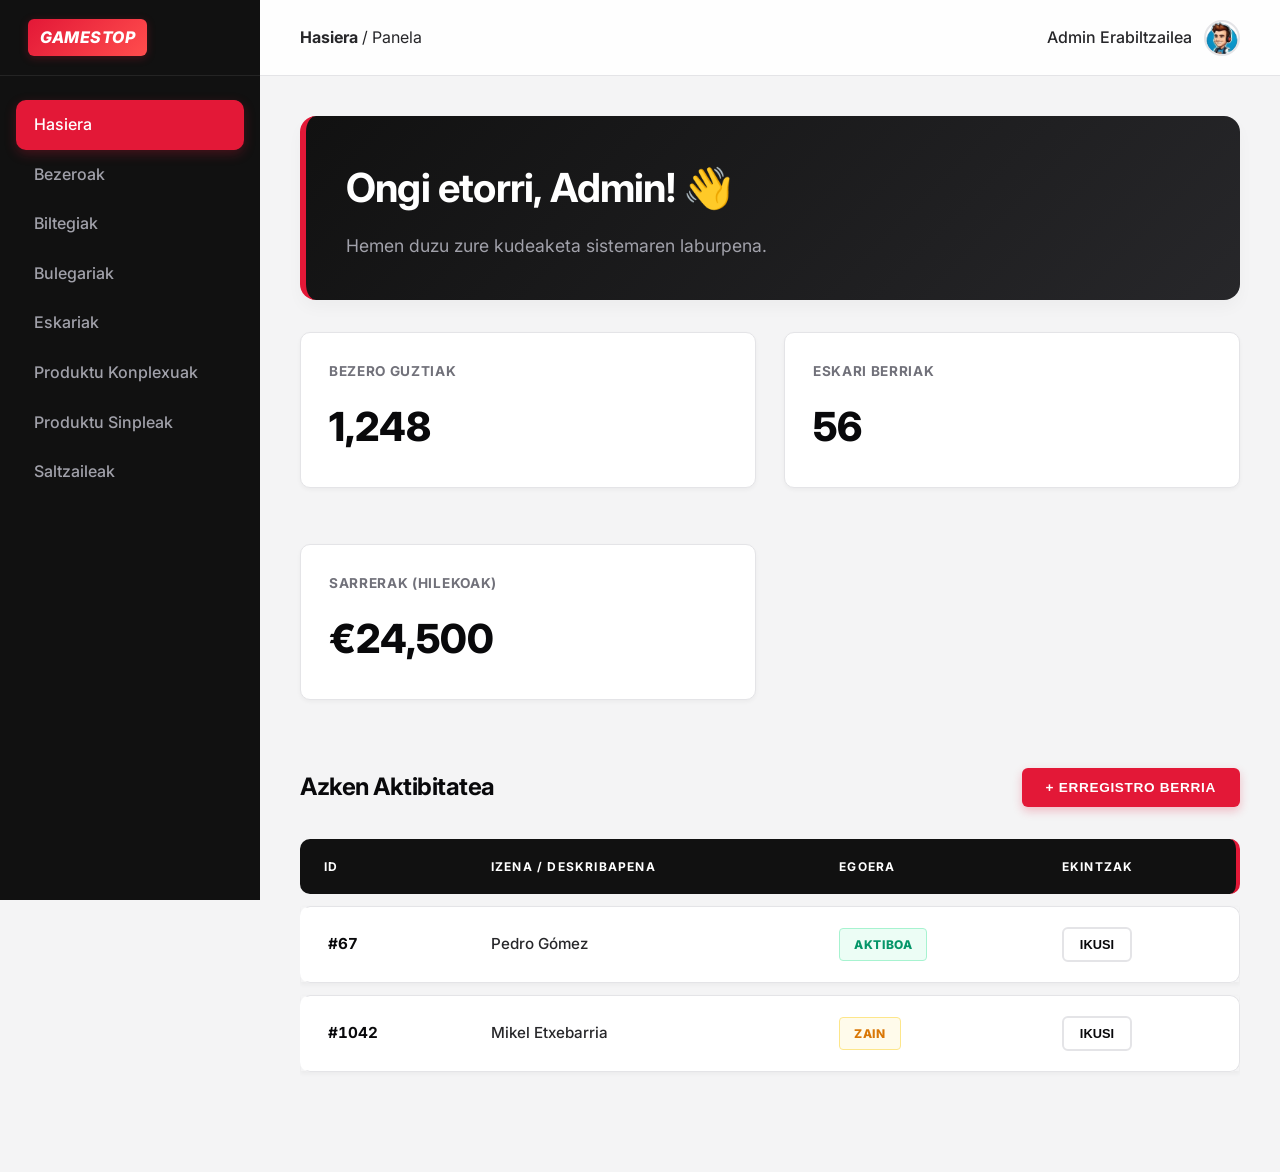
<file: index.html>
<!DOCTYPE html>
<html lang="eu">
<head>
    <meta charset="UTF-8" />
    <meta name="viewport" content="width=device-width, initial-scale=1.0" />
    <title>WEBGUNE PRIBATUA</title>
    <link href="https://fonts.googleapis.com/css2?family=Inter:wght@300;400;500;600;700&display=swap" rel="stylesheet" />
    <link rel="stylesheet" href="css/style.css" />
</head>
<body>

    <aside class="sidebar">
        <div class="sidebar-header">
            <a href="" class="logo active">GameStop<span></span></a>
        </div>
        <nav class="sidebar-nav">
            <ul>
                <li><a href="" class="nav-link active"><span>Hasiera</span></a></li>
                <li><a href="bezero/" class="nav-link"><span>Bezeroak</span></a></li>
                <li><a href="biltegi/" class="nav-link"><span>Biltegiak</span></a></li>
                <li><a href="bulegari/" class="nav-link"><span>Bulegariak</span></a></li>
                <li><a href="eskari/" class="nav-link"> <span>Eskariak</span></a></li>
                <li><a href="produktu-konplexuak/" class="nav-link"><span>Produktu Konplexuak</span></a></li>               
                <li><a href="produktu-sinpleak/" class="nav-link"><span>Produktu Sinpleak</span></a></li>               
                <li><a href="saltzaileak/" class="nav-link"><span>Saltzaileak</span></a></li>
            </ul>
        </nav>
    </aside>

    <main class="main-content">
        <header class="top-bar">
            <div class="breadcrumb"><strong>Hasiera</strong> / Panela</div>
            <div class="user-info" style="display: flex; align-items: center; gap: 12px;">
                <span class="user-name" style="font-weight: 500;">Admin Erabiltzailea</span>
                <img src="/img/avatar/untitled20.png" alt="Avatar" style="width: 36px; height: 36px; border-radius: 50%; object-fit: cover; border: 2px solid var(--border-color);" />
            </div>
        </header>

        <section class="content-wrapper">
            
            <div class="card-box welcome-banner">
                <div class="card-body">
                    <h1>Ongi etorri, Admin! 👋</h1>
                    <p>Hemen duzu zure kudeaketa sistemaren laburpena.</p>
                </div>
            </div>

            <div class="dashboard-grid">
                <div class="card-box stat-card">
                    <div class="card-body">
                        <h3>Bezero Guztiak</h3>
                        <div class="stat-value">1,248</div>
                    </div>
                </div>
                <div class="card-box stat-card">
                    <div class="card-body">
                        <h3>Eskari Berriak</h3>
                        <div class="stat-value">56</div>
                    </div>
                </div>
                <div class="card-box stat-card">
                    <div class="card-body">
                        <h3>Sarrerak (Hilekoak)</h3>
                        <div class="stat-value text-primary">€24,500</div>
                    </div>
                </div>
            </div>

            <div class="card-box">
                <div class="card-header">
                    <h2>Azken Aktibitatea</h2>
                    <button class="btn-primary">+ Erregistro Berria</button>
                </div>
                
                <div class="table-container">
                    <table>
                        <thead>
                            <tr>
                                <th>ID</th>
                                <th>Izena / Deskribapena</th>
                                <th>Egoera</th>
                                <th class="text-right">Ekintzak</th>
                            </tr>
                        </thead>
                        <tbody>
                            <xsl:for-each select="//*[local-name()='producto' or local-name()='bezero']">
                                <tr>
                                    <td><strong>#67<xsl:value-of select="@id"/></strong></td>
                                    <td><xsl:value-of select="izena | nombre"/>Pedro Gómez</td>
                                    <td><span class="badge success">Aktiboa</span></td>
                                    <td class="text-right">
                                        <button class="btn-secondary">Ikusi</button>
                                    </td>
                                </tr>
                            </xsl:for-each>
                            
                            <tr>
                                <td><strong>#1042</strong></td>
                                <td>Mikel Etxebarria</td>
                                <td><span class="badge warning">Zain</span></td>
                                <td class="text-right">
                                    <button class="btn-secondary">Ikusi</button>
                                </td>
                            </tr>
                        </tbody>
                    </table>
                </div>
            </div>
        </section>
    </main>

</body>
</html>
</file>
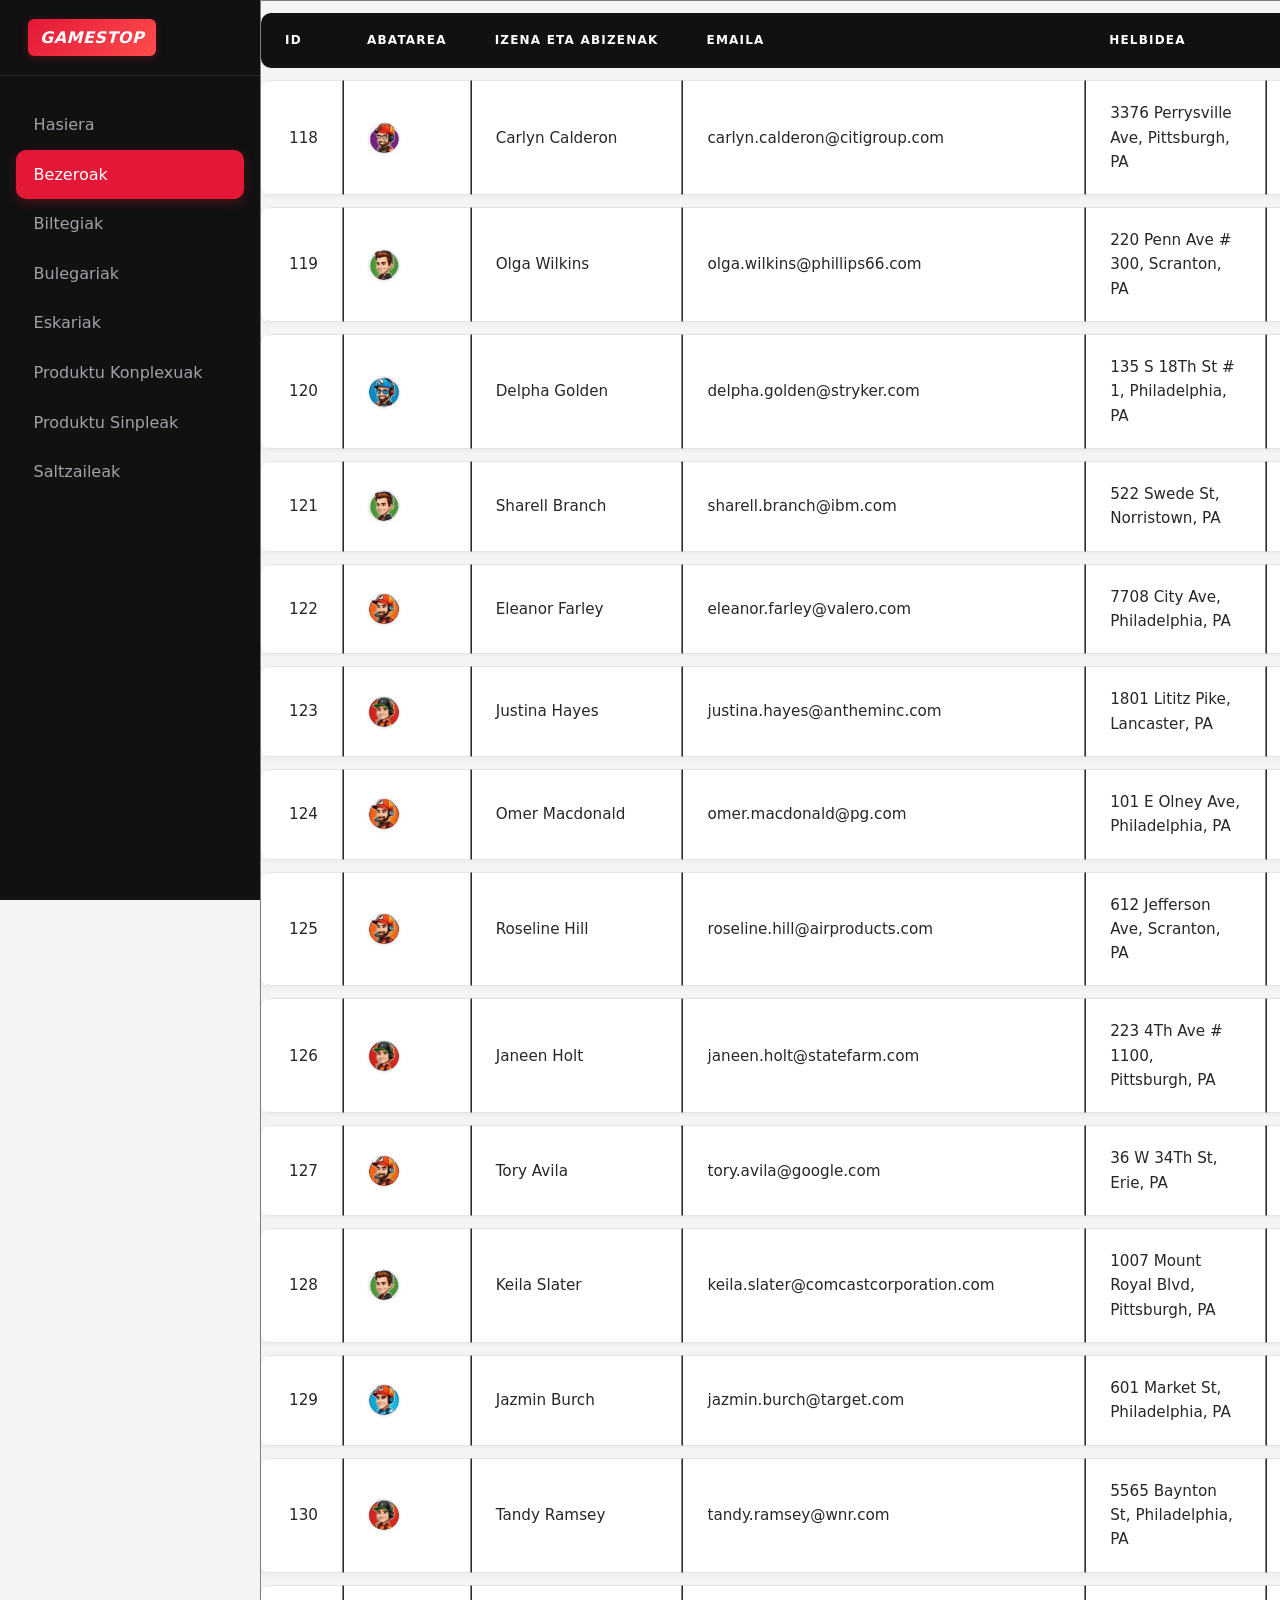
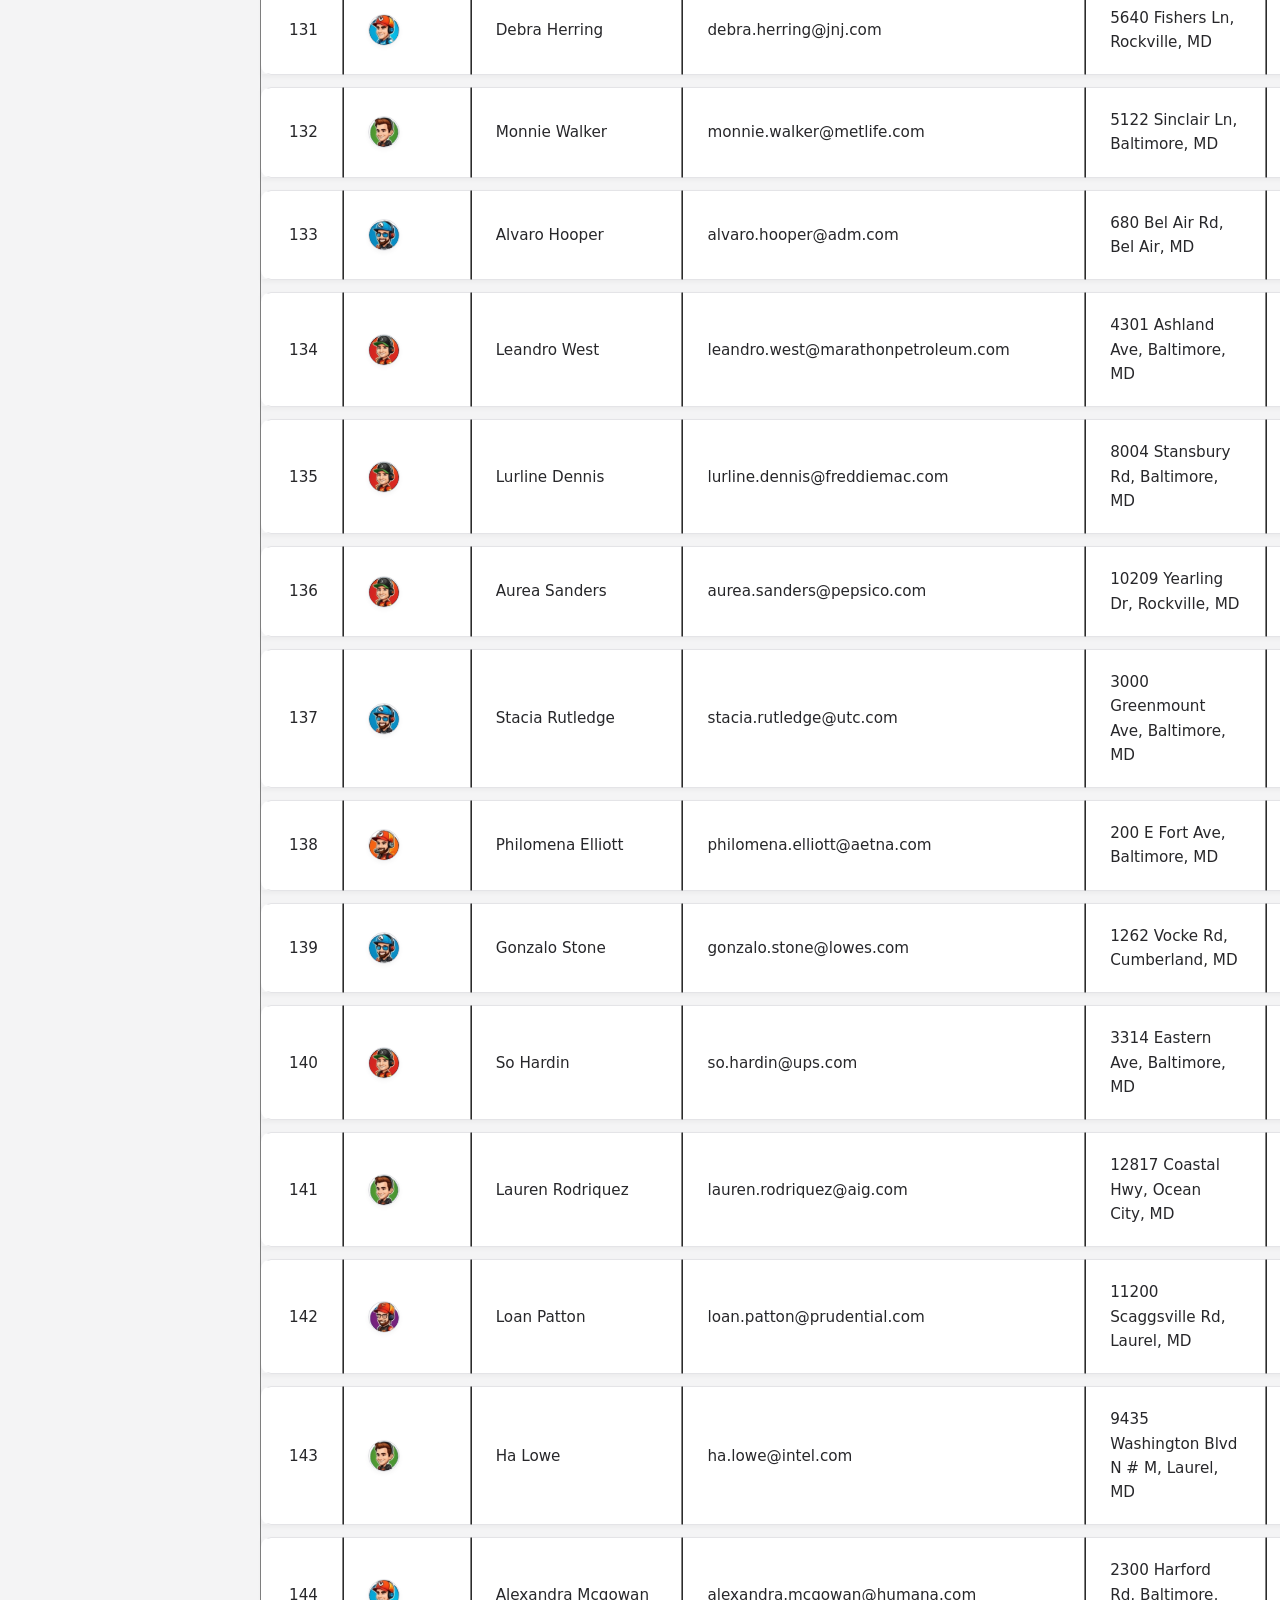
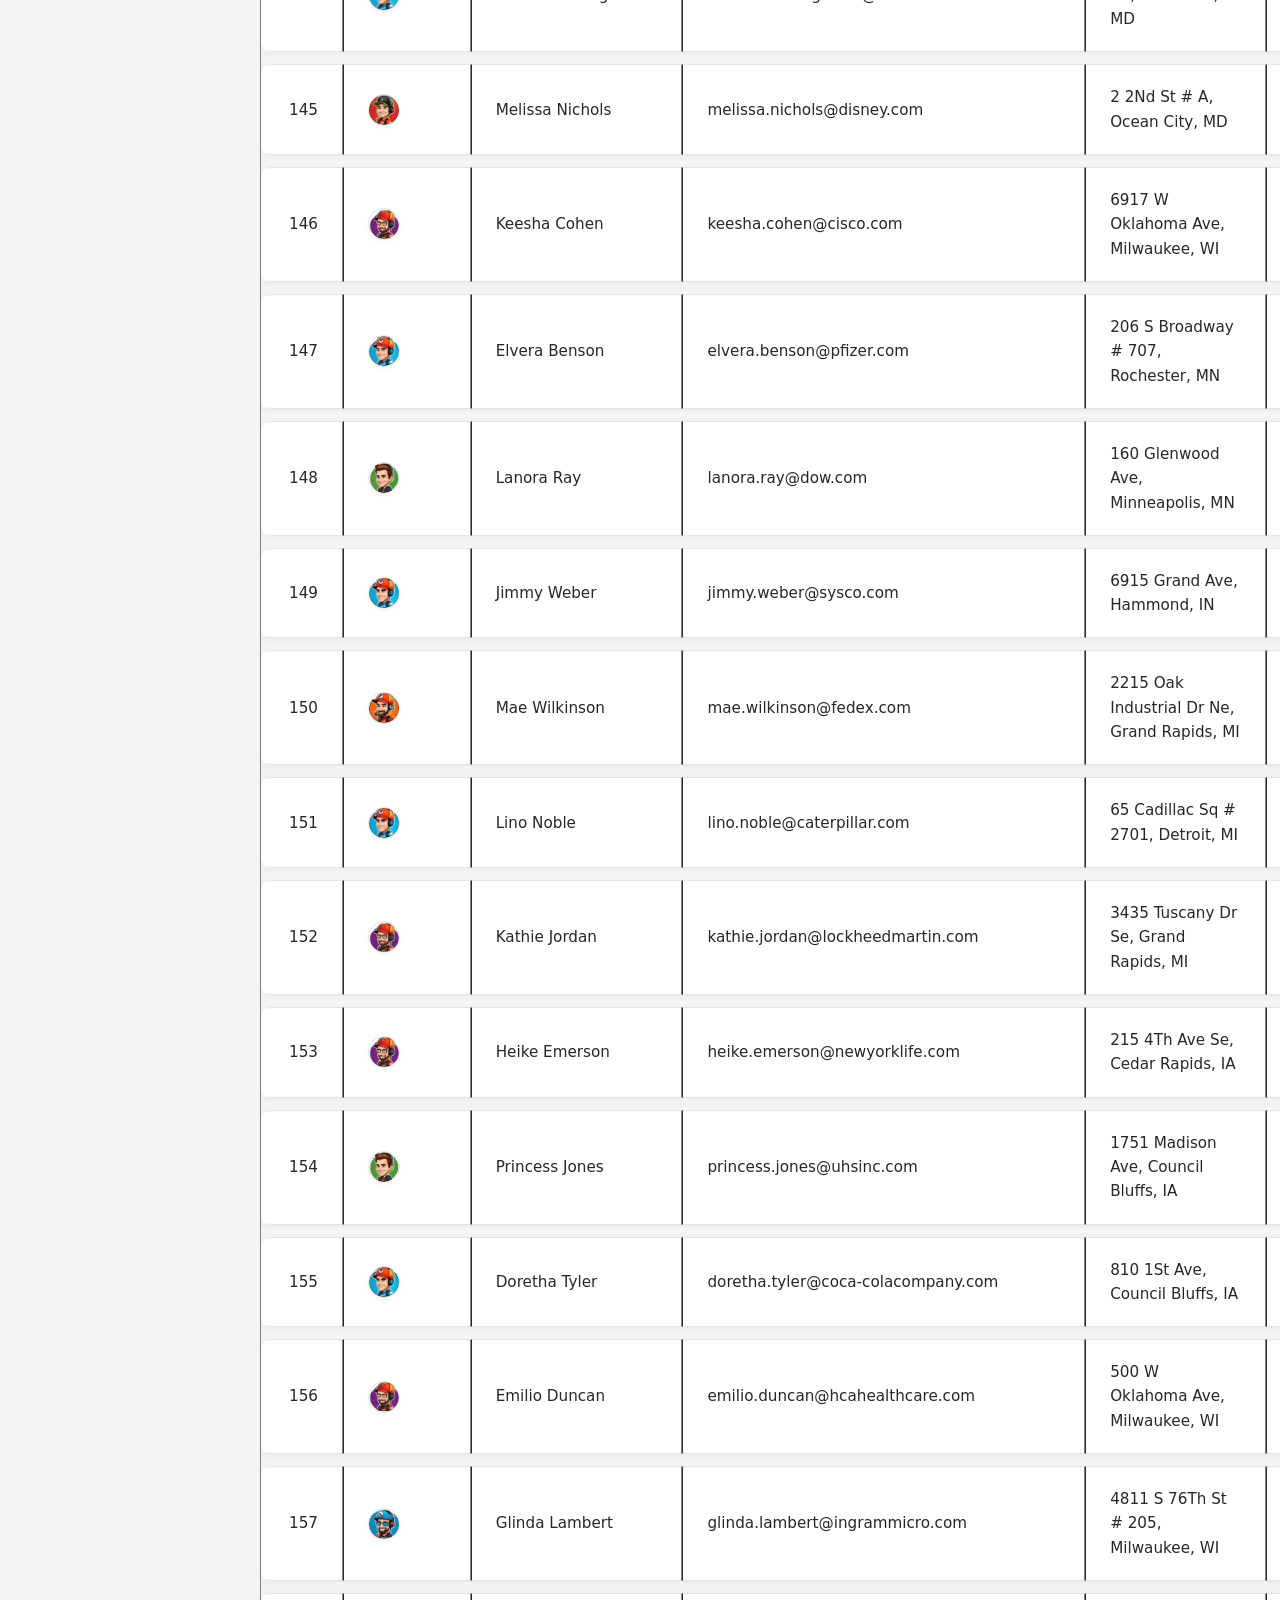
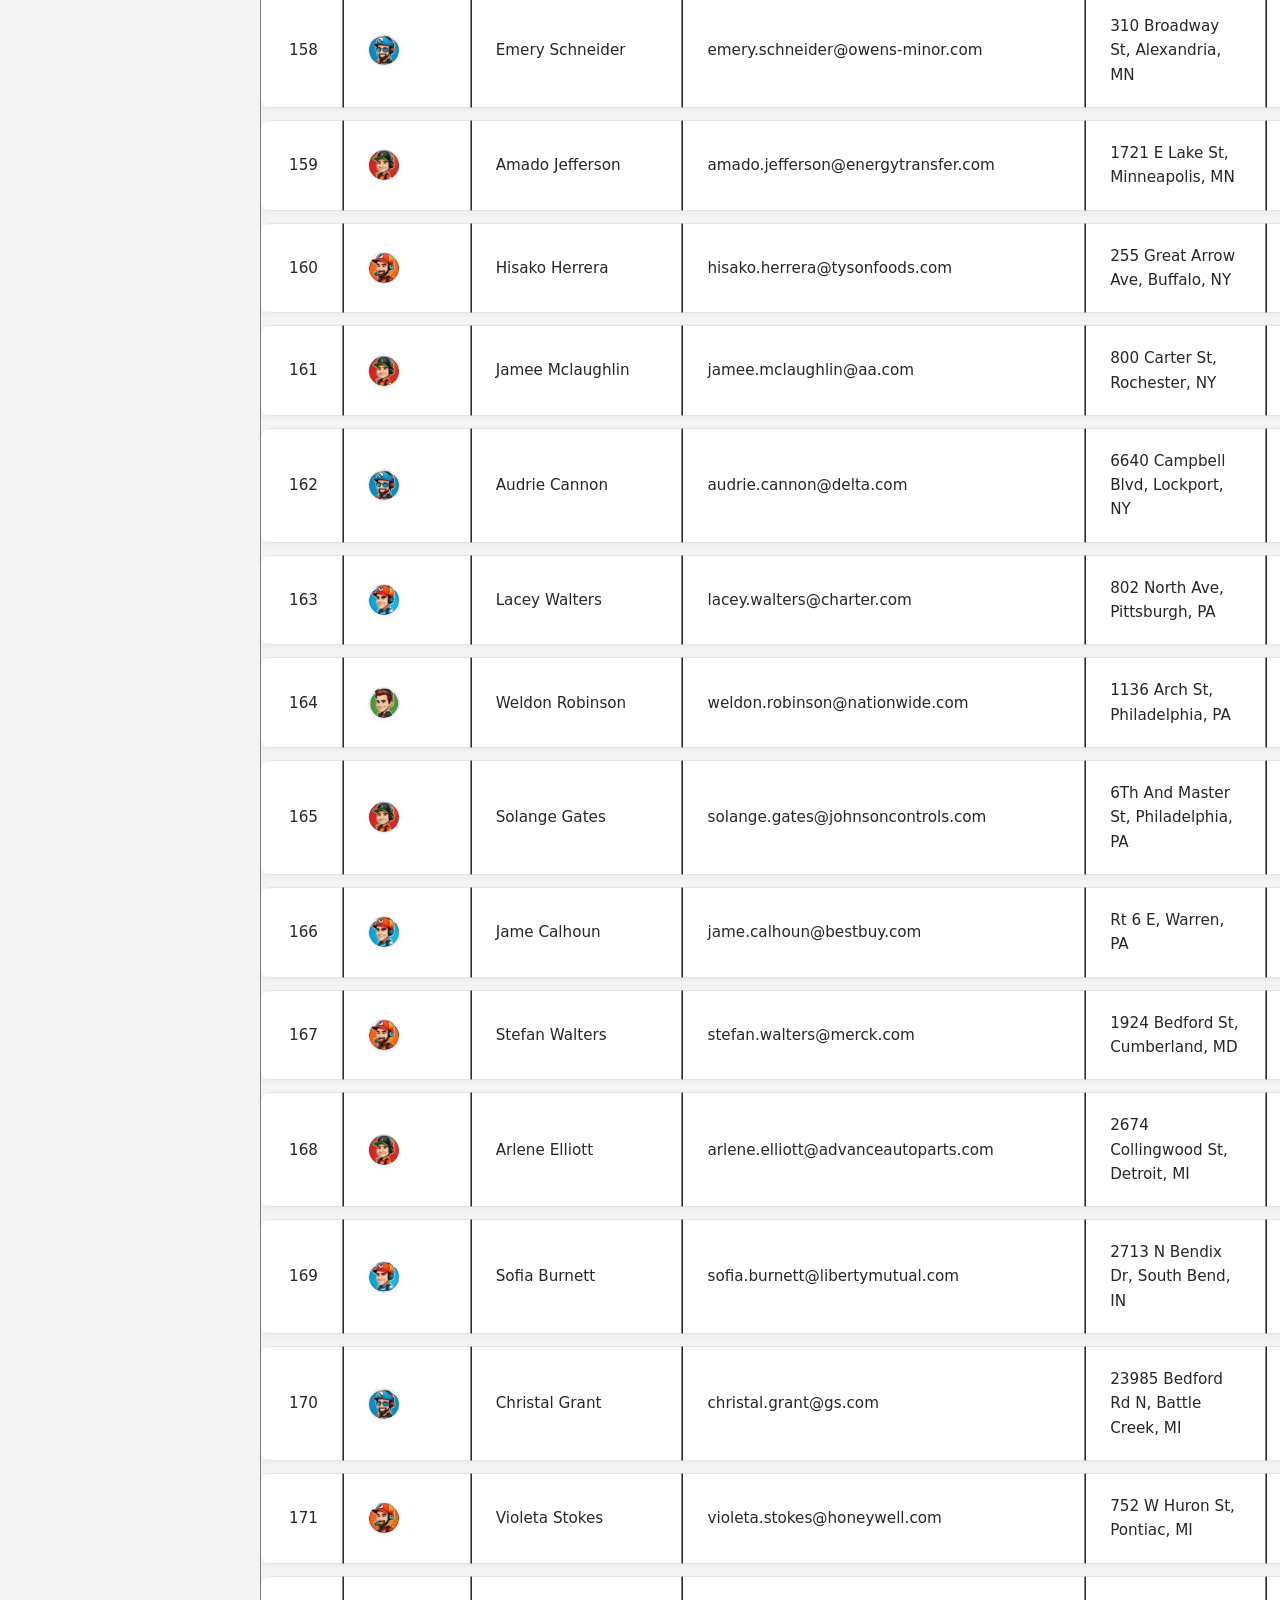
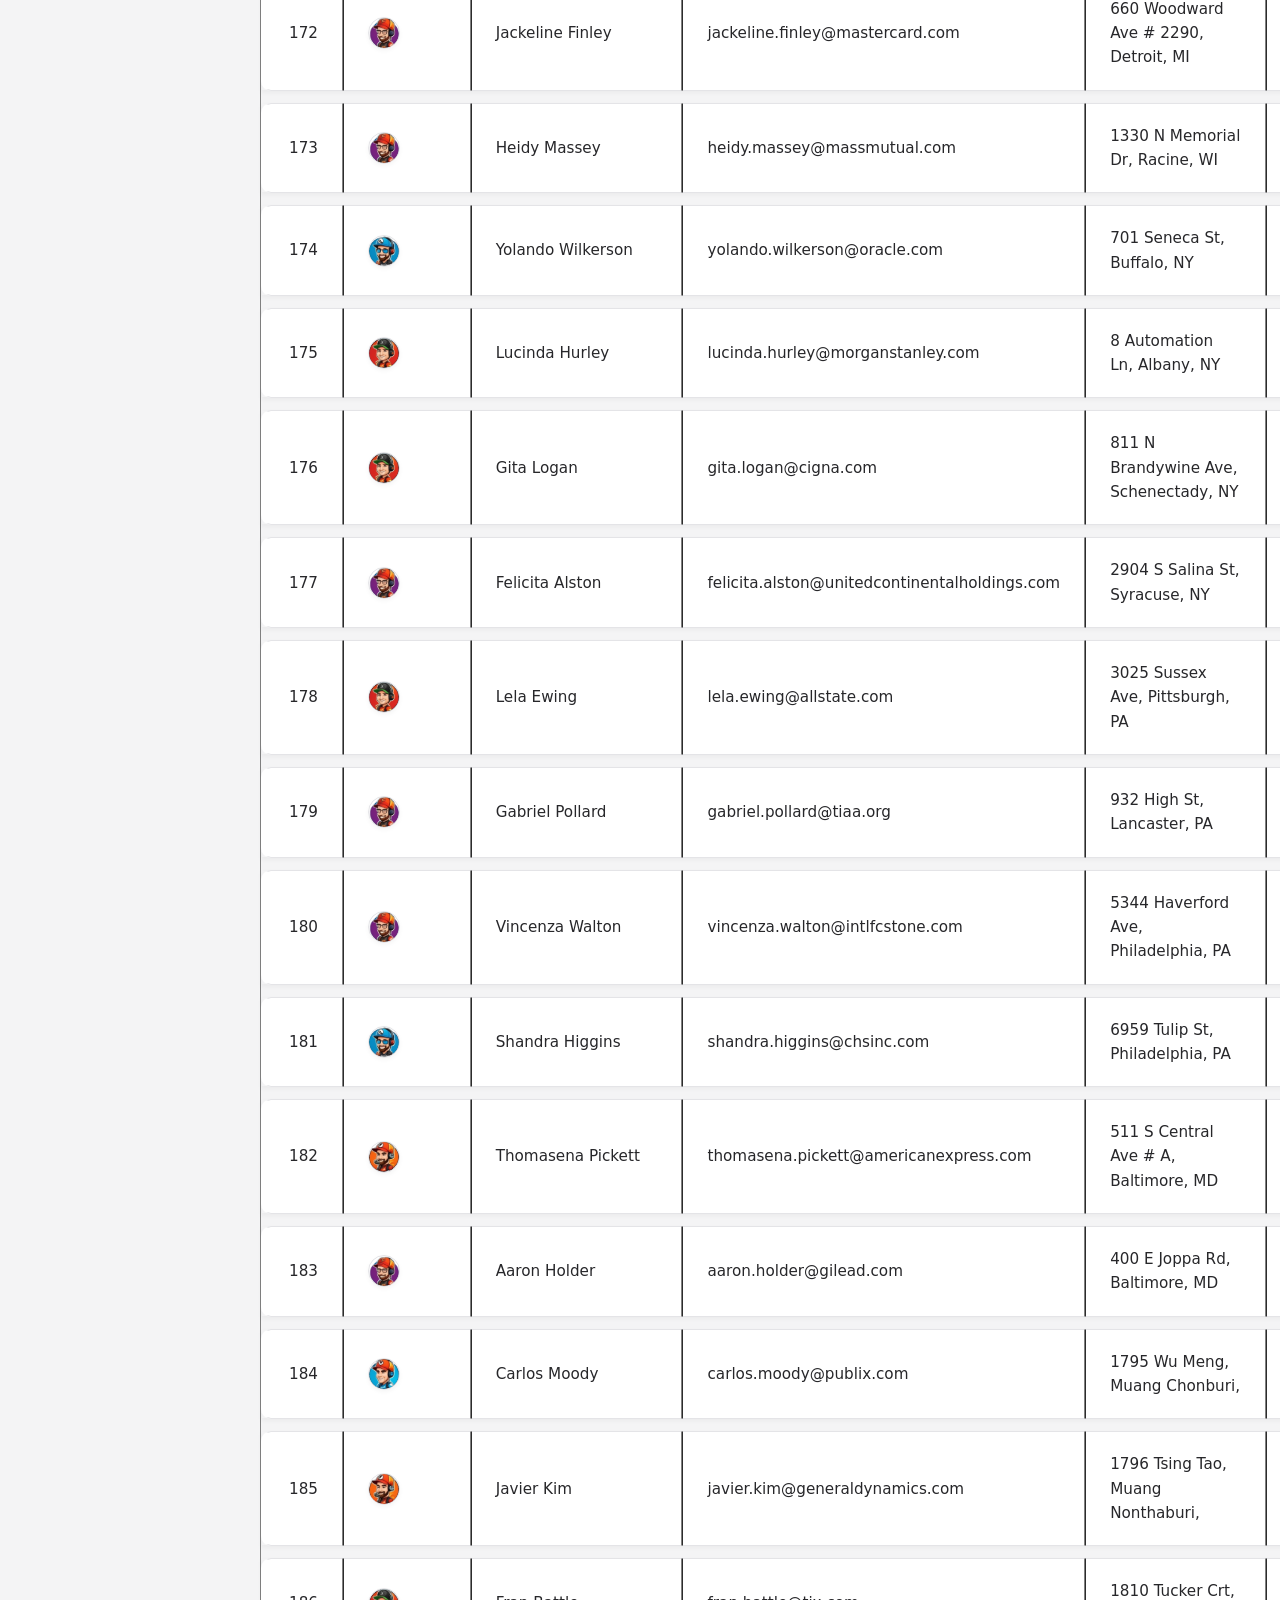
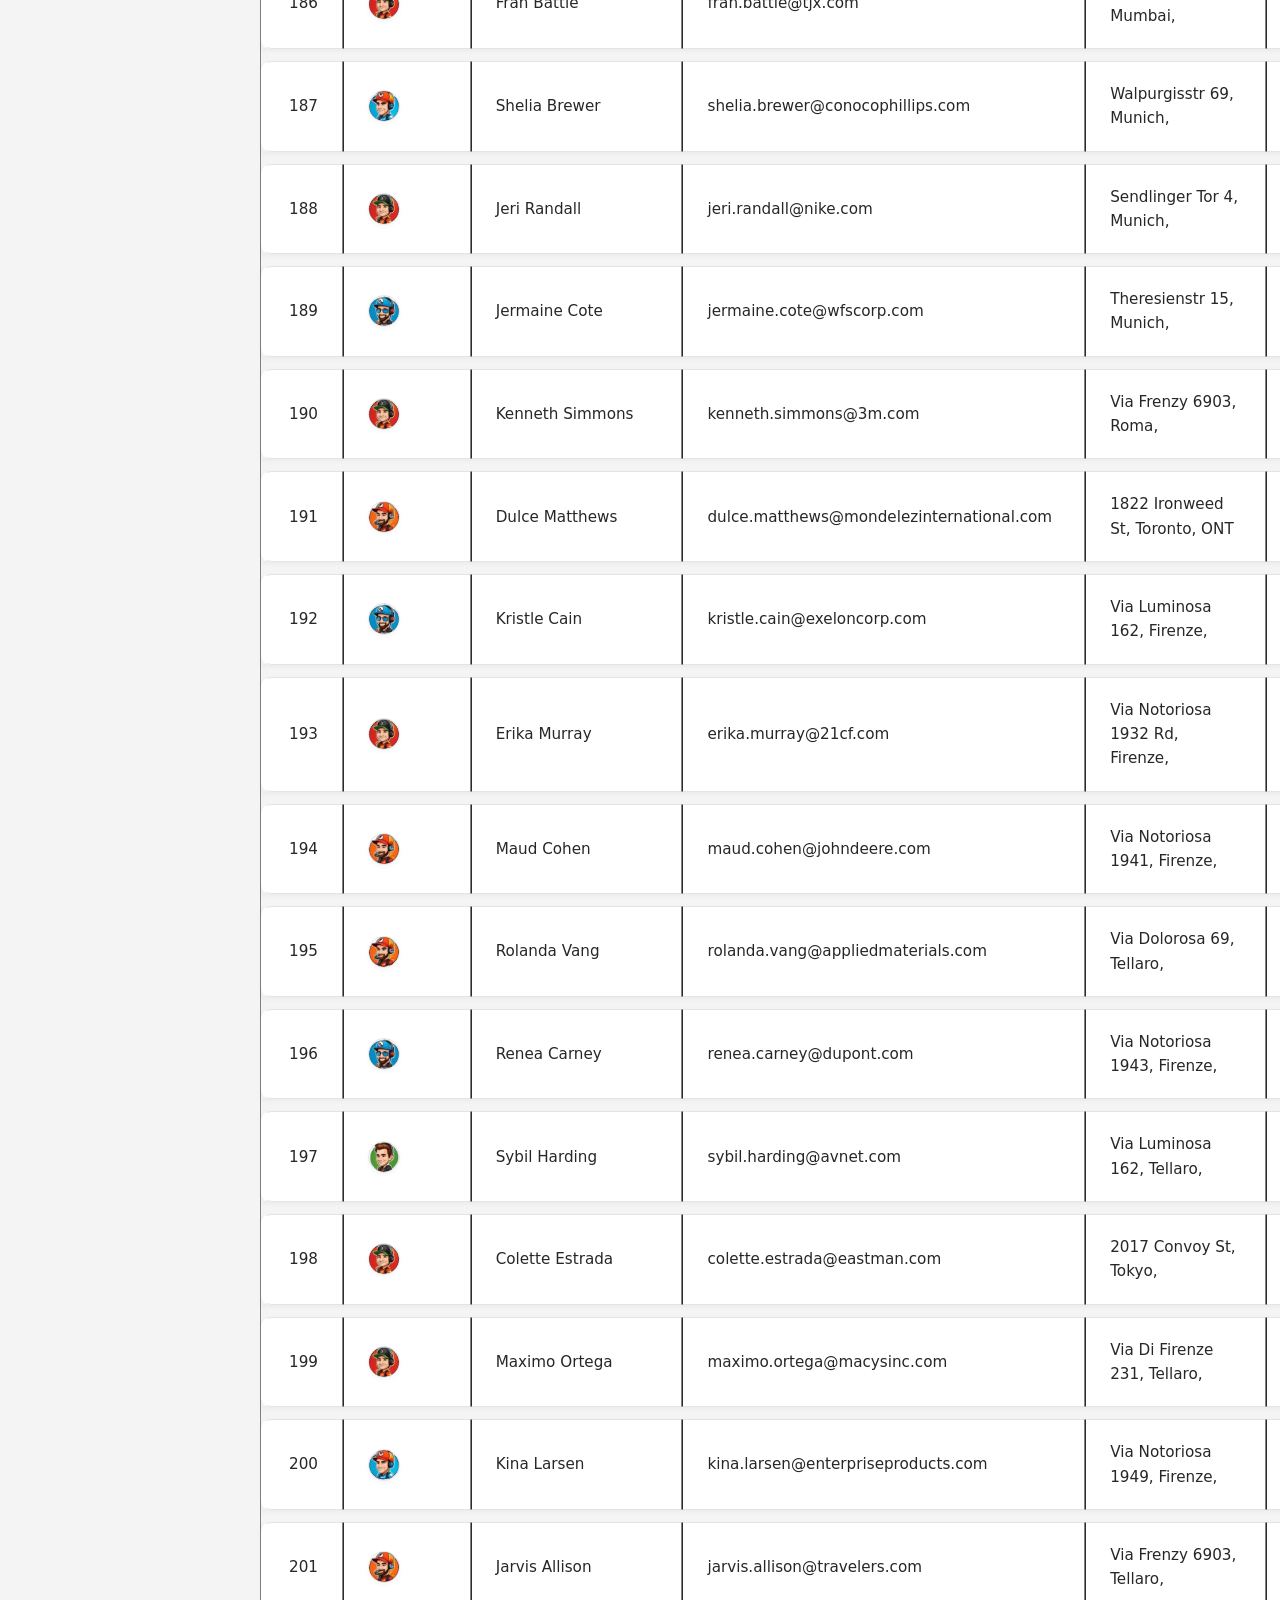
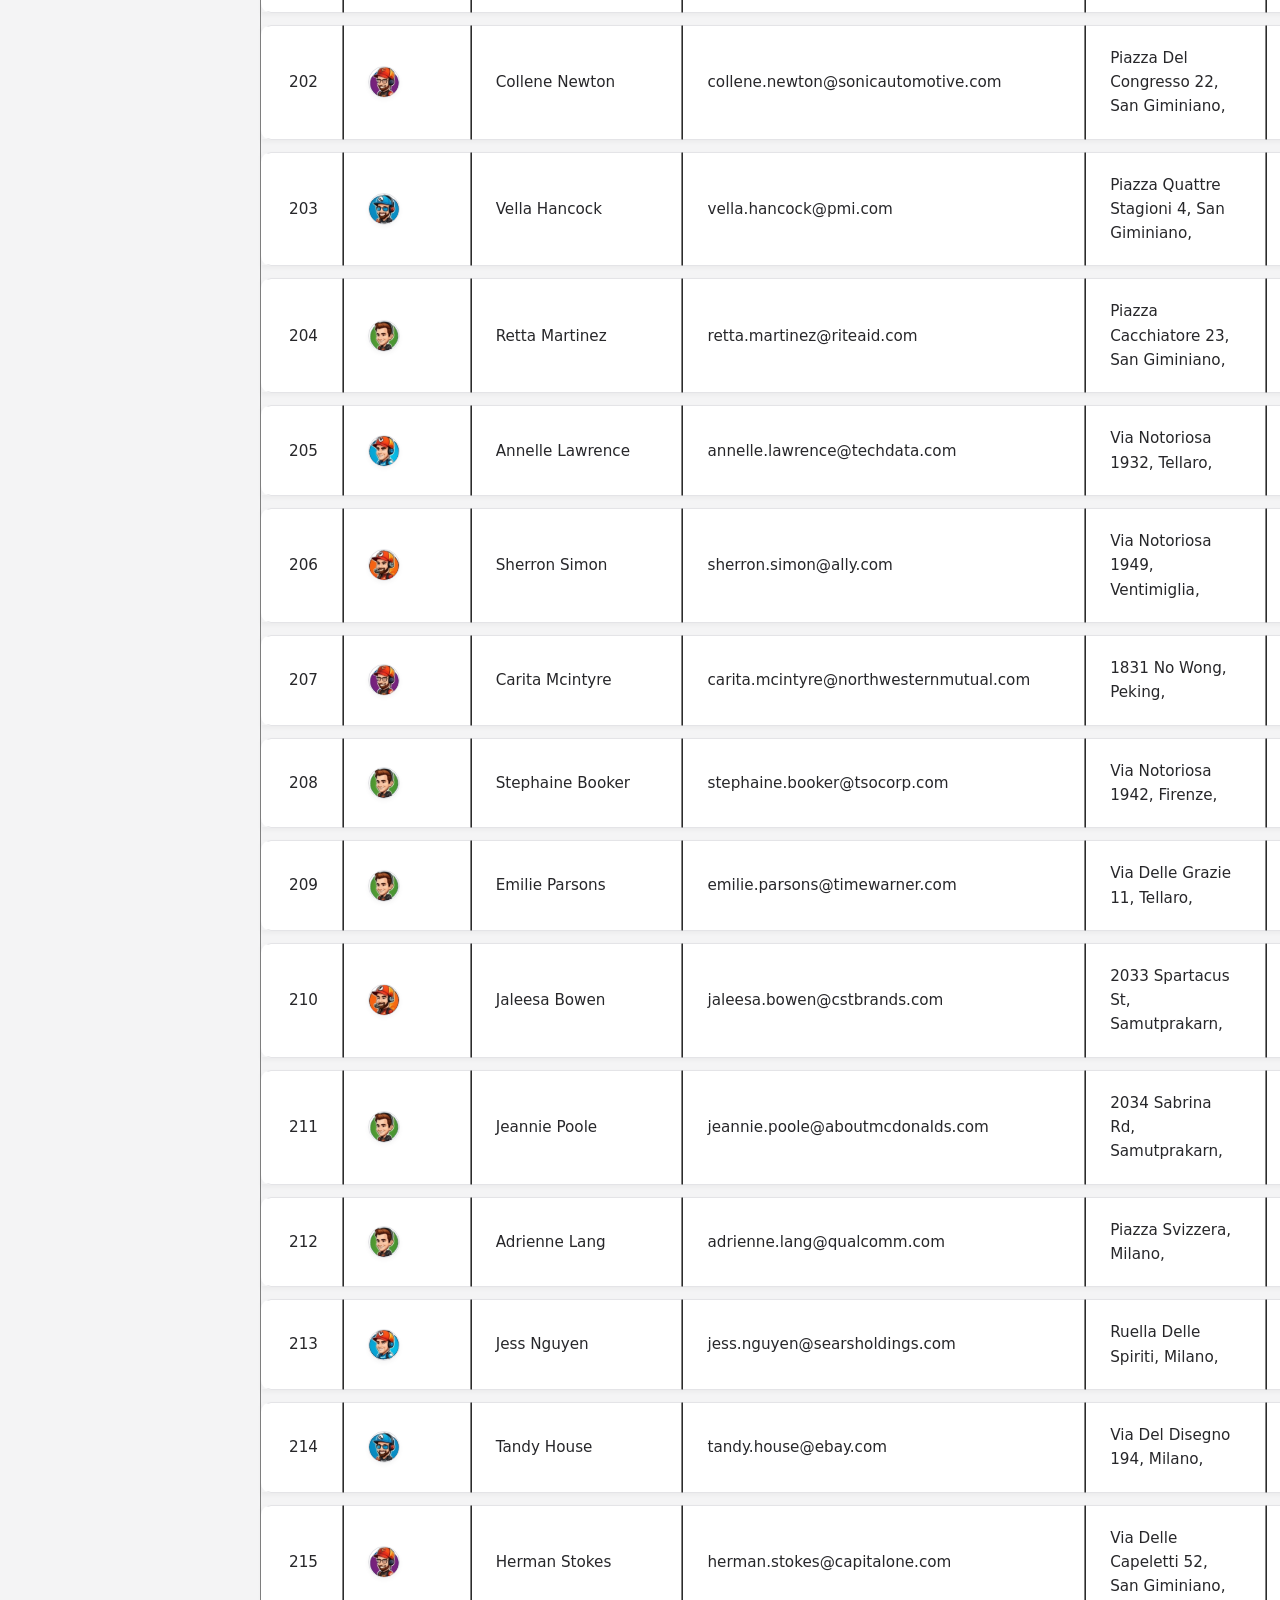
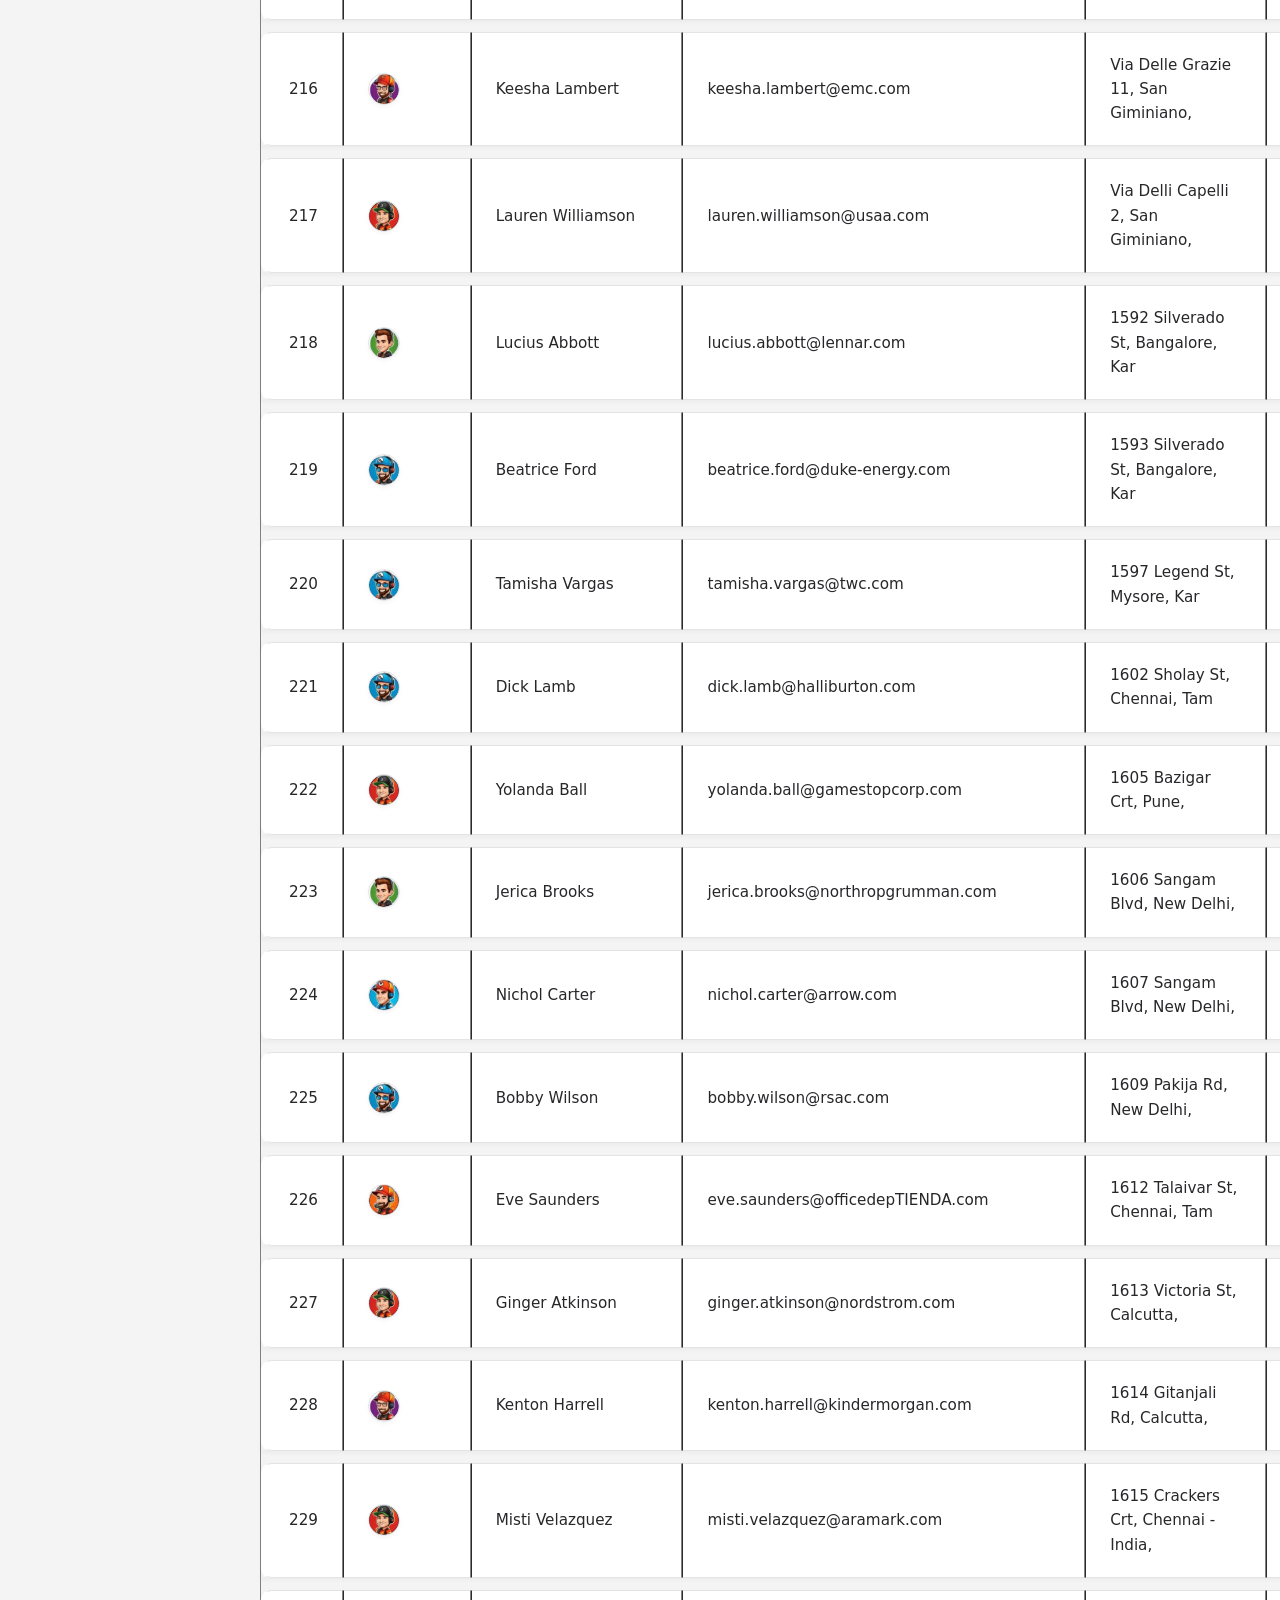
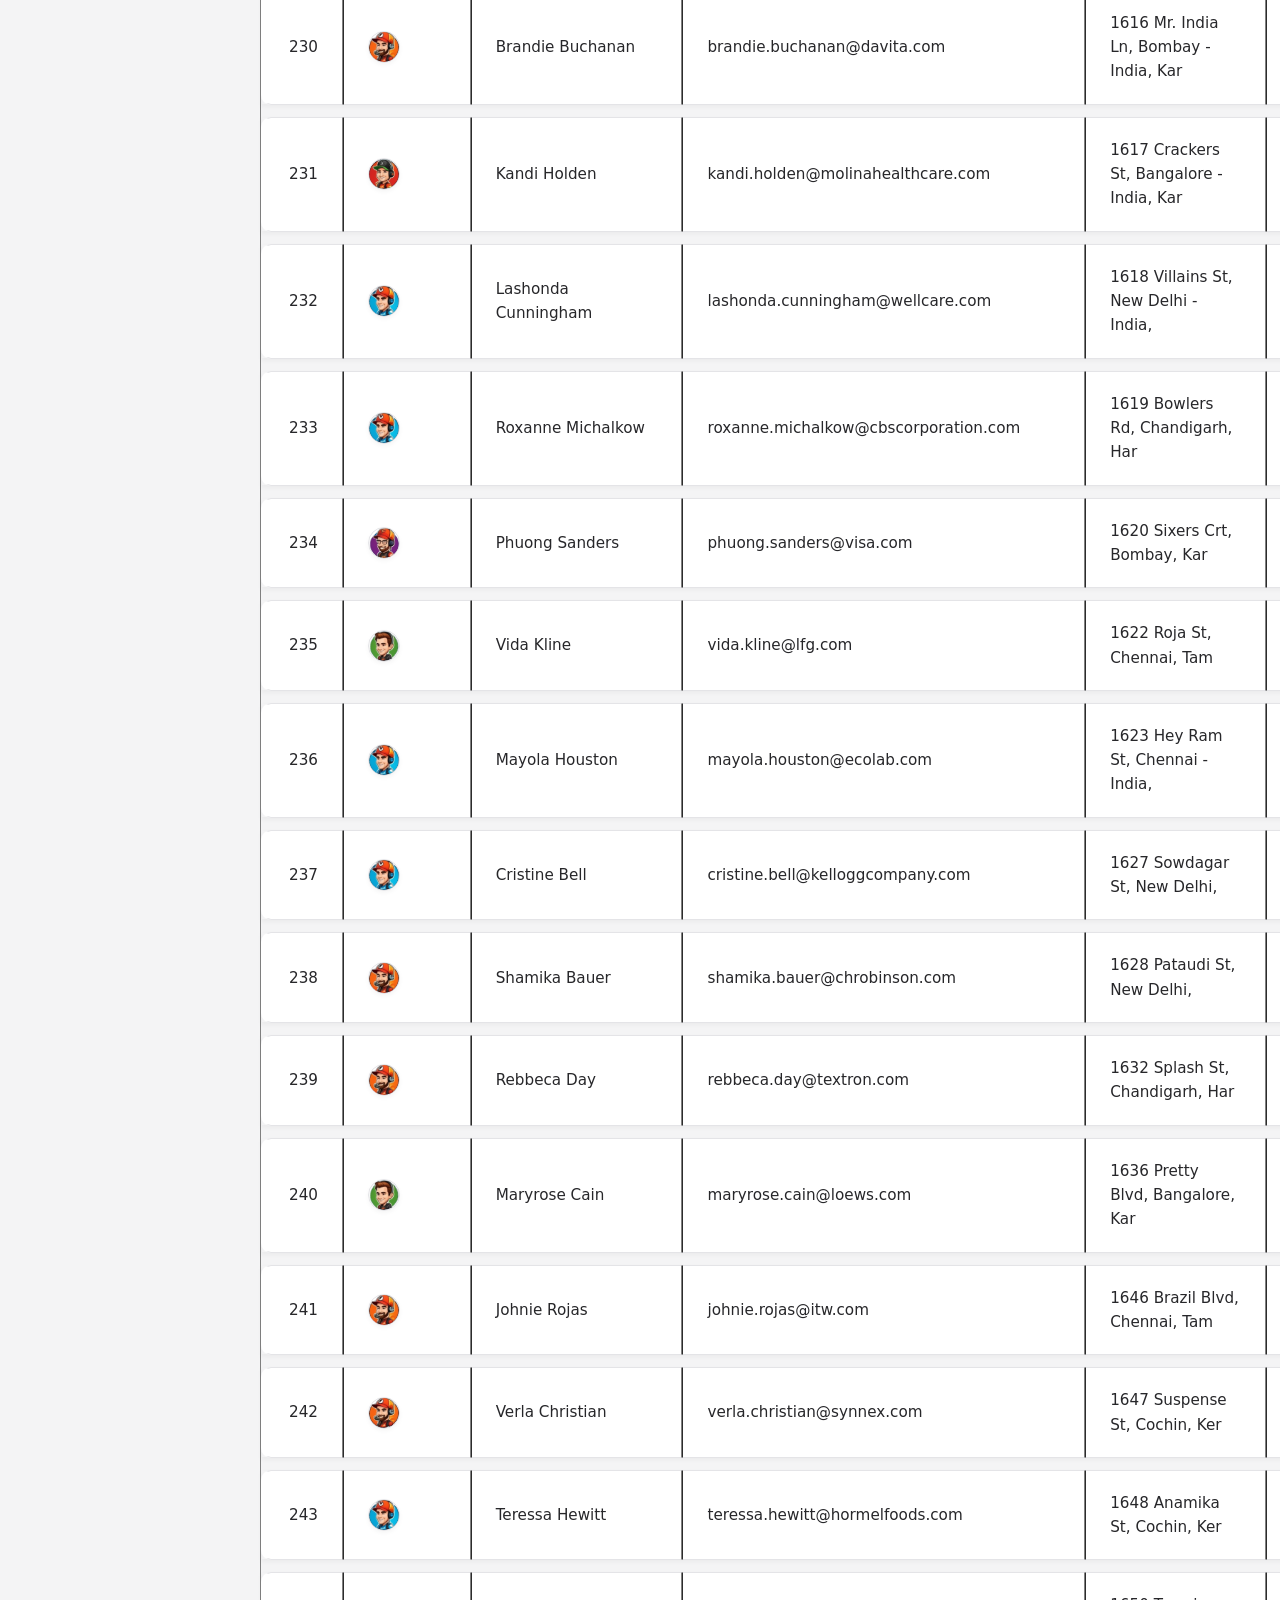
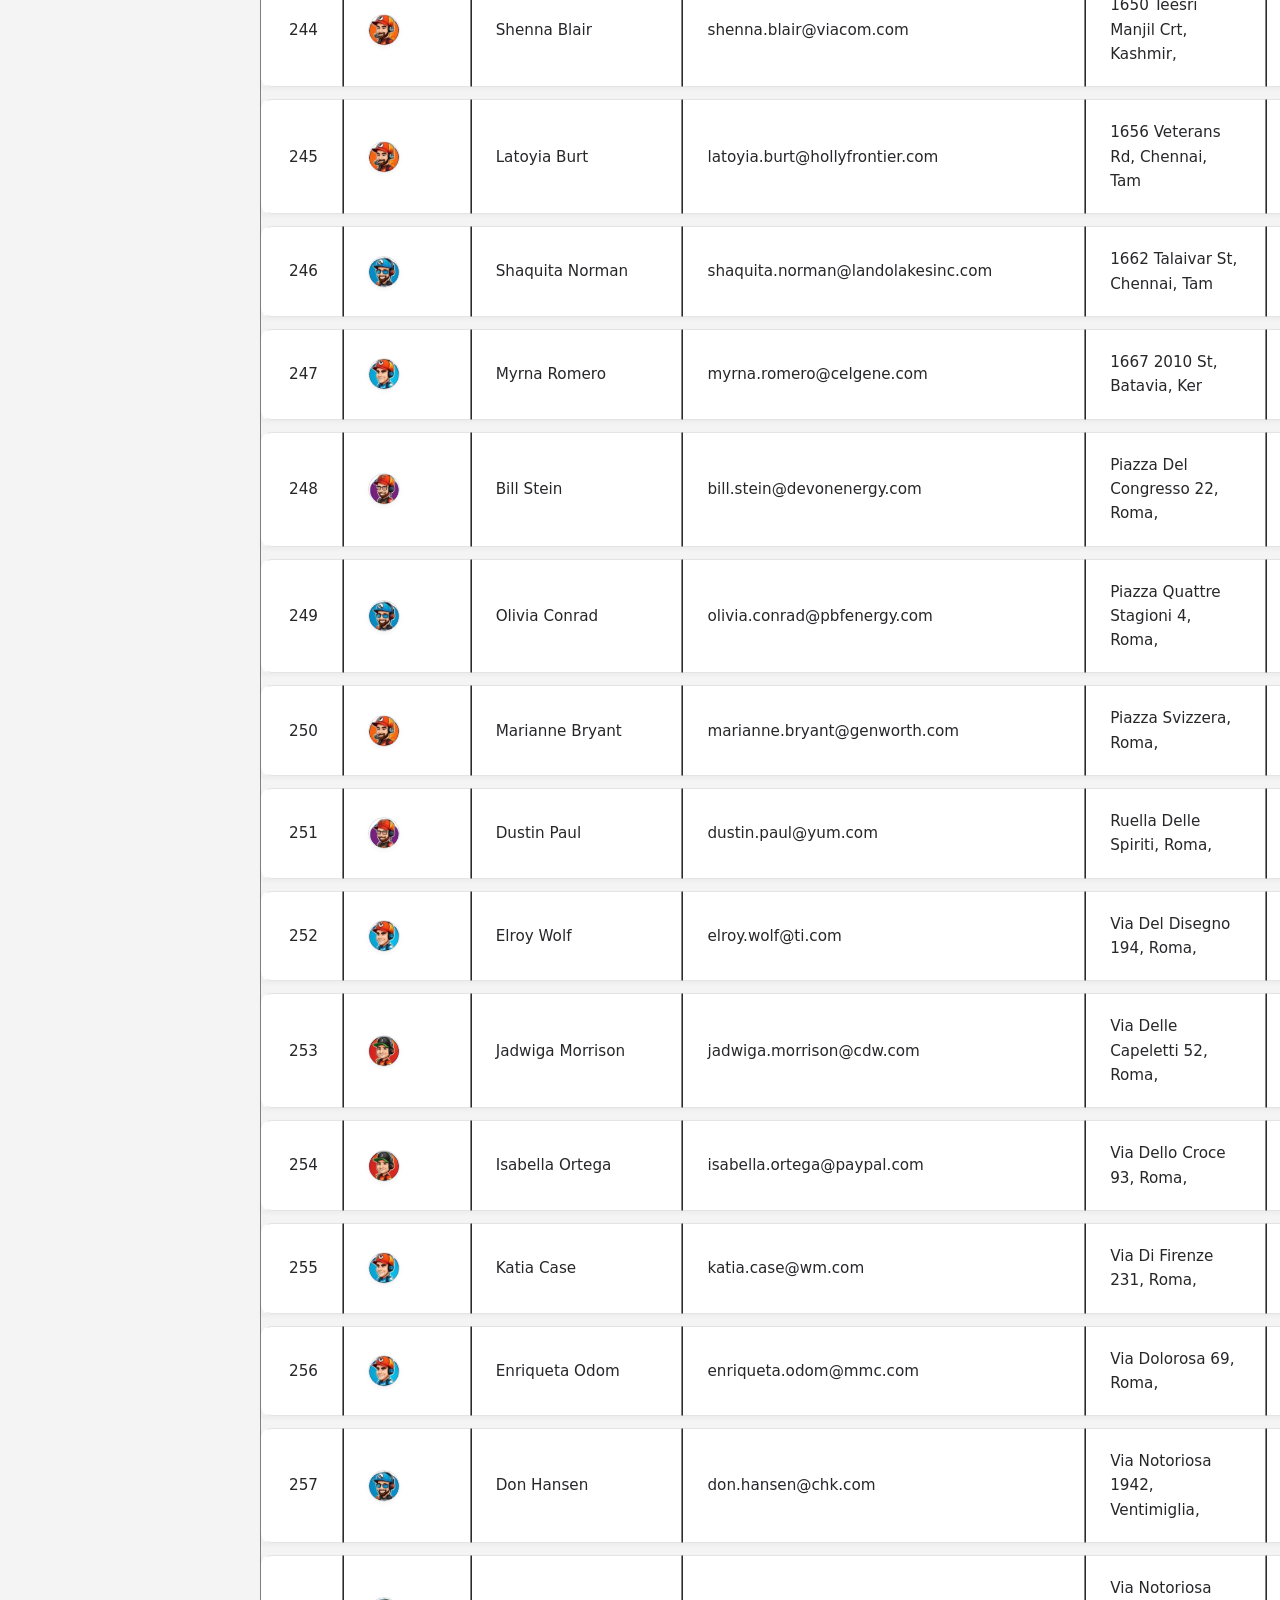
<file: bezero/index.html>
<!DOCTYPE HTML>
<html>
   <head>
      <meta http-equiv="Content-Type" content="text/html; charset=UTF-8">
          <link rel="stylesheet" href="../css/style.css">

      <title>Bezeroen Zerrenda</title>
   </head>
   <body>

    <aside class="sidebar">
        <div class="sidebar-header">
            <a href="" class="logo active">GameStop<span></span></a>
        </div>
        <nav class="sidebar-nav">
            <ul>
                <li><a href="../" class="nav-link"><span>Hasiera</span></a></li>
                <li><a href="" class="nav-link active"><span>Bezeroak</span></a></li>
                <li><a href="../biltegi/" class="nav-link"><span>Biltegiak</span></a></li>
                <li><a href="../bulegari/" class="nav-link"><span>Bulegariak</span></a></li>
                <li><a href="../eskari/" class="nav-link"> <span>Eskariak</span></a></li>
                <li><a href="../produktu-konplexuak/" class="nav-link"><span>Produktu Konplexuak</span></a></li>               
                <li><a href="../produktu-sinpleak/" class="nav-link"><span>Produktu Sinpleak</span></a></li>               
                <li><a href="../saltzaileak/" class="nav-link"><span>Saltzaileak</span></a></li>
            </ul>
        </nav>
    </aside>

    
      <table border="1">
         <thead>
            <tr>
               <th>ID</th>
               <th>Abatarea</th>
               <th>Izena eta Abizenak</th>
               <th>Emaila</th>
               <th>Helbidea</th>
               <th>Telefono Zenbakiak</th>
            </tr>
         </thead>
         <tbody>
            <tr>
               <td>118</td>
               <td><img src="../img/avatar/untitled3.png" alt="Imagen miniatura 3"></td>
               <td>Carlyn Calderon</td>
               <td>carlyn.calderon@citigroup.com</td>
               <td>3376 Perrysville Ave, Pittsburgh, PA</td>
               <td>+91800123736, +14121234740</td>
            </tr>
            <tr>
               <td>119</td>
               <td><img src="../img/avatar/untitled4.png" alt="Imagen miniatura 5"></td>
               <td>Olga Wilkins</td>
               <td>olga.wilkins@phillips66.com</td>
               <td>220 Penn Ave # 300, Scranton, PA</td>
               <td>+91800923736, +91800193736, +17171234741</td>
            </tr>
            <tr>
               <td>120</td>
               <td><img src="../img/avatar/untitled6.png" alt="Imagen miniatura 6"></td>
               <td>Delpha Golden</td>
               <td>delpha.golden@stryker.com</td>
               <td>135 S 18Th St # 1, Philadelphia, PA</td>
               <td>+12151234743</td>
            </tr>
            <tr>
               <td>121</td>
               <td><img src="../img/avatar/untitled4.png" alt="Imagen miniatura 4"></td>
               <td>Sharell Branch</td>
               <td>sharell.branch@ibm.com</td>
               <td>522 Swede St, Norristown, PA</td>
               <td>+16101234744</td>
            </tr>
            <tr>
               <td>122</td>
               <td><img src="../img/avatar/untitled1.png" alt="Imagen miniatura 1"></td>
               <td>Eleanor Farley</td>
               <td>eleanor.farley@valero.com</td>
               <td>7708 City Ave, Philadelphia, PA</td>
               <td>+12151234745</td>
            </tr>
            <tr>
               <td>123</td>
               <td><img src="../img/avatar/untitled5.png" alt="Imagen miniatura 5"></td>
               <td>Justina Hayes</td>
               <td>justina.hayes@antheminc.com</td>
               <td>1801 Lititz Pike, Lancaster, PA</td>
               <td>+17171234746</td>
            </tr>
            <tr>
               <td>124</td>
               <td><img src="../img/avatar/untitled1.png" alt="Imagen miniatura 1"></td>
               <td>Omer Macdonald</td>
               <td>omer.macdonald@pg.com</td>
               <td>101 E Olney Ave, Philadelphia, PA</td>
               <td>+12151234748</td>
            </tr>
            <tr>
               <td>125</td>
               <td><img src="../img/avatar/untitled1.png" alt="Imagen miniatura 1"></td>
               <td>Roseline Hill</td>
               <td>roseline.hill@airproducts.com</td>
               <td>612 Jefferson Ave, Scranton, PA</td>
               <td>+17171234752</td>
            </tr>
            <tr>
               <td>126</td>
               <td><img src="../img/avatar/untitled5.png" alt="Imagen miniatura 5"></td>
               <td>Janeen Holt</td>
               <td>janeen.holt@statefarm.com</td>
               <td>223 4Th Ave # 1100, Pittsburgh, PA</td>
               <td>+14121234763</td>
            </tr>
            <tr>
               <td>127</td>
               <td><img src="../img/avatar/untitled1.png" alt="Imagen miniatura 1"></td>
               <td>Tory Avila</td>
               <td>tory.avila@google.com</td>
               <td>36 W 34Th St, Erie, PA</td>
               <td>+18141234766</td>
            </tr>
            <tr>
               <td>128</td>
               <td><img src="../img/avatar/untitled4.png" alt="Imagen miniatura 4"></td>
               <td>Keila Slater</td>
               <td>keila.slater@comcastcorporation.com</td>
               <td>1007 Mount Royal Blvd, Pittsburgh, PA</td>
               <td>+14121234767</td>
            </tr>
            <tr>
               <td>129</td>
               <td><img src="../img/avatar/untitled2.png" alt="Imagen miniatura 2"></td>
               <td>Jazmin Burch</td>
               <td>jazmin.burch@target.com</td>
               <td>601 Market St, Philadelphia, PA</td>
               <td>+12151234768</td>
            </tr>
            <tr>
               <td>130</td>
               <td><img src="../img/avatar/untitled5.png" alt="Imagen miniatura 5"></td>
               <td>Tandy Ramsey</td>
               <td>tandy.ramsey@wnr.com</td>
               <td>5565 Baynton St, Philadelphia, PA</td>
               <td>+12151234771</td>
            </tr>
            <tr>
               <td>131</td>
               <td><img src="../img/avatar/untitled2.png" alt="Imagen miniatura 2"></td>
               <td>Debra Herring</td>
               <td>debra.herring@jnj.com</td>
               <td>5640 Fishers Ln, Rockville, MD</td>
               <td>+13011234794</td>
            </tr>
            <tr>
               <td>132</td>
               <td><img src="../img/avatar/untitled4.png" alt="Imagen miniatura 4"></td>
               <td>Monnie Walker</td>
               <td>monnie.walker@metlife.com</td>
               <td>5122 Sinclair Ln, Baltimore, MD</td>
               <td>+14101234795</td>
            </tr>
            <tr>
               <td>133</td>
               <td><img src="../img/avatar/untitled6.png" alt="Imagen miniatura 6"></td>
               <td>Alvaro Hooper</td>
               <td>alvaro.hooper@adm.com</td>
               <td>680 Bel Air Rd, Bel Air, MD</td>
               <td>+14101234800</td>
            </tr>
            <tr>
               <td>134</td>
               <td><img src="../img/avatar/untitled5.png" alt="Imagen miniatura 5"></td>
               <td>Leandro West</td>
               <td>leandro.west@marathonpetroleum.com</td>
               <td>4301 Ashland Ave, Baltimore, MD</td>
               <td>+14101234805</td>
            </tr>
            <tr>
               <td>135</td>
               <td><img src="../img/avatar/untitled5.png" alt="Imagen miniatura 5"></td>
               <td>Lurline Dennis</td>
               <td>lurline.dennis@freddiemac.com</td>
               <td>8004 Stansbury Rd, Baltimore, MD</td>
               <td>+14100124715</td>
            </tr>
            <tr>
               <td>136</td>
               <td><img src="../img/avatar/untitled5.png" alt="Imagen miniatura 5"></td>
               <td>Aurea Sanders</td>
               <td>aurea.sanders@pepsico.com</td>
               <td>10209 Yearling Dr, Rockville, MD</td>
               <td>+13011234809</td>
            </tr>
            <tr>
               <td>137</td>
               <td><img src="../img/avatar/untitled6.png" alt="Imagen miniatura 6"></td>
               <td>Stacia Rutledge</td>
               <td>stacia.rutledge@utc.com</td>
               <td>3000 Greenmount Ave, Baltimore, MD</td>
               <td>+14101234812</td>
            </tr>
            <tr>
               <td>138</td>
               <td><img src="../img/avatar/untitled1.png" alt="Imagen miniatura 1"></td>
               <td>Philomena Elliott</td>
               <td>philomena.elliott@aetna.com</td>
               <td>200 E Fort Ave, Baltimore, MD</td>
               <td>+14101234813</td>
            </tr>
            <tr>
               <td>139</td>
               <td><img src="../img/avatar/untitled6.png" alt="Imagen miniatura 6"></td>
               <td>Gonzalo Stone</td>
               <td>gonzalo.stone@lowes.com</td>
               <td>1262 Vocke Rd, Cumberland, MD</td>
               <td>+13011234814</td>
            </tr>
            <tr>
               <td>140</td>
               <td><img src="../img/avatar/untitled5.png" alt="Imagen miniatura 5"></td>
               <td>So Hardin</td>
               <td>so.hardin@ups.com</td>
               <td>3314 Eastern Ave, Baltimore, MD</td>
               <td>+14101234816</td>
            </tr>
            <tr>
               <td>141</td>
               <td><img src="../img/avatar/untitled4.png" alt="Imagen miniatura 4"></td>
               <td>Lauren Rodriquez</td>
               <td>lauren.rodriquez@aig.com</td>
               <td>12817 Coastal Hwy, Ocean City, MD</td>
               <td>+14101234817</td>
            </tr>
            <tr>
               <td>142</td>
               <td><img src="../img/avatar/untitled3.png" alt="Imagen miniatura 3"></td>
               <td>Loan Patton</td>
               <td>loan.patton@prudential.com</td>
               <td>11200 Scaggsville Rd, Laurel, MD</td>
               <td>+13011234818</td>
            </tr>
            <tr>
               <td>143</td>
               <td><img src="../img/avatar/untitled4.png" alt="Imagen miniatura 4"></td>
               <td>Ha Lowe</td>
               <td>ha.lowe@intel.com</td>
               <td>9435 Washington Blvd N # M, Laurel, MD</td>
               <td>+13011234819</td>
            </tr>
            <tr>
               <td>144</td>
               <td><img src="../img/avatar/untitled2.png" alt="Imagen miniatura 2"></td>
               <td>Alexandra Mcgowan</td>
               <td>alexandra.mcgowan@humana.com</td>
               <td>2300 Harford Rd, Baltimore, MD</td>
               <td>+14101234822</td>
            </tr>
            <tr>
               <td>145</td>
               <td><img src="../img/avatar/untitled5.png" alt="Imagen miniatura 5"></td>
               <td>Melissa Nichols</td>
               <td>melissa.nichols@disney.com</td>
               <td>2 2Nd St # A, Ocean City, MD</td>
               <td>+14101234840</td>
            </tr>
            <tr>
               <td>146</td>
               <td><img src="../img/avatar/untitled3.png" alt="Imagen miniatura 3"></td>
               <td>Keesha Cohen</td>
               <td>keesha.cohen@cisco.com</td>
               <td>6917 W Oklahoma Ave, Milwaukee, WI</td>
               <td>+14141234363</td>
            </tr>
            <tr>
               <td>147</td>
               <td><img src="../img/avatar/untitled2.png" alt="Imagen miniatura 2"></td>
               <td>Elvera Benson</td>
               <td>elvera.benson@pfizer.com</td>
               <td>206 S Broadway # 707, Rochester, MN</td>
               <td>+15071234387</td>
            </tr>
            <tr>
               <td>148</td>
               <td><img src="../img/avatar/untitled4.png" alt="Imagen miniatura 4"></td>
               <td>Lanora Ray</td>
               <td>lanora.ray@dow.com</td>
               <td>160 Glenwood Ave, Minneapolis, MN</td>
               <td>+16121234436</td>
            </tr>
            <tr>
               <td>149</td>
               <td><img src="../img/avatar/untitled2.png" alt="Imagen miniatura 2"></td>
               <td>Jimmy Weber</td>
               <td>jimmy.weber@sysco.com</td>
               <td>6915 Grand Ave, Hammond, IN</td>
               <td>+12191234145</td>
            </tr>
            <tr>
               <td>150</td>
               <td><img src="../img/avatar/untitled1.png" alt="Imagen miniatura 1"></td>
               <td>Mae Wilkinson</td>
               <td>mae.wilkinson@fedex.com</td>
               <td>2215 Oak Industrial Dr Ne, Grand Rapids, MI</td>
               <td>+16161234190</td>
            </tr>
            <tr>
               <td>151</td>
               <td><img src="../img/avatar/untitled2.png" alt="Imagen miniatura 2"></td>
               <td>Lino Noble</td>
               <td>lino.noble@caterpillar.com</td>
               <td>65 Cadillac Sq # 2701, Detroit, MI</td>
               <td>+13131234241</td>
            </tr>
            <tr>
               <td>152</td>
               <td><img src="../img/avatar/untitled3.png" alt="Imagen miniatura 3"></td>
               <td>Kathie Jordan</td>
               <td>kathie.jordan@lockheedmartin.com</td>
               <td>3435 Tuscany Dr Se, Grand Rapids, MI</td>
               <td>+16161234259</td>
            </tr>
            <tr>
               <td>153</td>
               <td><img src="../img/avatar/untitled3.png" alt="Imagen miniatura 3"></td>
               <td>Heike Emerson</td>
               <td>heike.emerson@newyorklife.com</td>
               <td>215 4Th Ave Se, Cedar Rapids, IA</td>
               <td>+13191234269</td>
            </tr>
            <tr>
               <td>154</td>
               <td><img src="../img/avatar/untitled4.png" alt="Imagen miniatura 4"></td>
               <td>Princess Jones</td>
               <td>princess.jones@uhsinc.com</td>
               <td>1751 Madison Ave, Council Bluffs, IA</td>
               <td>+17121234284</td>
            </tr>
            <tr>
               <td>155</td>
               <td><img src="../img/avatar/untitled2.png" alt="Imagen miniatura 2"></td>
               <td>Doretha Tyler</td>
               <td>doretha.tyler@coca-colacompany.com</td>
               <td>810 1St Ave, Council Bluffs, IA</td>
               <td>+17121234289</td>
            </tr>
            <tr>
               <td>156</td>
               <td><img src="../img/avatar/untitled3.png" alt="Imagen miniatura 3"></td>
               <td>Emilio Duncan</td>
               <td>emilio.duncan@hcahealthcare.com</td>
               <td>500 W Oklahoma Ave, Milwaukee, WI</td>
               <td>+14141234312</td>
            </tr>
            <tr>
               <td>157</td>
               <td><img src="../img/avatar/untitled6.png" alt="Imagen miniatura 6"></td>
               <td>Glinda Lambert</td>
               <td>glinda.lambert@ingrammicro.com</td>
               <td>4811 S 76Th St # 205, Milwaukee, WI</td>
               <td>+14141234364</td>
            </tr>
            <tr>
               <td>158</td>
               <td><img src="../img/avatar/untitled6.png" alt="Imagen miniatura 6"></td>
               <td>Emery Schneider</td>
               <td>emery.schneider@owens-minor.com</td>
               <td>310 Broadway St, Alexandria, MN</td>
               <td>+13201234385</td>
            </tr>
            <tr>
               <td>159</td>
               <td><img src="../img/avatar/untitled5.png" alt="Imagen miniatura 5"></td>
               <td>Amado Jefferson</td>
               <td>amado.jefferson@energytransfer.com</td>
               <td>1721 E Lake St, Minneapolis, MN</td>
               <td>+16121234407</td>
            </tr>
            <tr>
               <td>160</td>
               <td><img src="../img/avatar/untitled1.png" alt="Imagen miniatura 1"></td>
               <td>Hisako Herrera</td>
               <td>hisako.herrera@tysonfoods.com</td>
               <td>255 Great Arrow Ave, Buffalo, NY</td>
               <td>+17161234456</td>
            </tr>
            <tr>
               <td>161</td>
               <td><img src="../img/avatar/untitled5.png" alt="Imagen miniatura 5"></td>
               <td>Jamee Mclaughlin</td>
               <td>jamee.mclaughlin@aa.com</td>
               <td>800 Carter St, Rochester, NY</td>
               <td>+17161234582</td>
            </tr>
            <tr>
               <td>162</td>
               <td><img src="../img/avatar/untitled6.png" alt="Imagen miniatura 6"></td>
               <td>Audrie Cannon</td>
               <td>audrie.cannon@delta.com</td>
               <td>6640 Campbell Blvd, Lockport, NY</td>
               <td>+17161234627</td>
            </tr>
            <tr>
               <td>163</td>
               <td><img src="../img/avatar/untitled2.png" alt="Imagen miniatura 2"></td>
               <td>Lacey Walters</td>
               <td>lacey.walters@charter.com</td>
               <td>802 North Ave, Pittsburgh, PA</td>
               <td>+14121234677</td>
            </tr>
            <tr>
               <td>164</td>
               <td><img src="../img/avatar/untitled4.png" alt="Imagen miniatura 4"></td>
               <td>Weldon Robinson</td>
               <td>weldon.robinson@nationwide.com</td>
               <td>1136 Arch St, Philadelphia, PA</td>
               <td>+12151234702</td>
            </tr>
            <tr>
               <td>165</td>
               <td><img src="../img/avatar/untitled5.png" alt="Imagen miniatura 5"></td>
               <td>Solange Gates</td>
               <td>solange.gates@johnsoncontrols.com</td>
               <td>6Th And Master St, Philadelphia, PA</td>
               <td>+12151234749</td>
            </tr>
            <tr>
               <td>166</td>
               <td><img src="../img/avatar/untitled2.png" alt="Imagen miniatura 2"></td>
               <td>Jame Calhoun</td>
               <td>jame.calhoun@bestbuy.com</td>
               <td>Rt 6 E, Warren, PA</td>
               <td>+18141234755</td>
            </tr>
            <tr>
               <td>167</td>
               <td><img src="../img/avatar/untitled1.png" alt="Imagen miniatura 1"></td>
               <td>Stefan Walters</td>
               <td>stefan.walters@merck.com</td>
               <td>1924 Bedford St, Cumberland, MD</td>
               <td>+13011234831</td>
            </tr>
            <tr>
               <td>168</td>
               <td><img src="../img/avatar/untitled5.png" alt="Imagen miniatura 5"></td>
               <td>Arlene Elliott</td>
               <td>arlene.elliott@advanceautoparts.com</td>
               <td>2674 Collingwood St, Detroit, MI</td>
               <td>+13131234167</td>
            </tr>
            <tr>
               <td>169</td>
               <td><img src="../img/avatar/untitled2.png" alt="Imagen miniatura 2"></td>
               <td>Sofia Burnett</td>
               <td>sofia.burnett@libertymutual.com</td>
               <td>2713 N Bendix Dr, South Bend, IN</td>
               <td>+12191234116</td>
            </tr>
            <tr>
               <td>170</td>
               <td><img src="../img/avatar/untitled6.png" alt="Imagen miniatura 6"></td>
               <td>Christal Grant</td>
               <td>christal.grant@gs.com</td>
               <td>23985 Bedford Rd N, Battle Creek, MI</td>
               <td>+16161234166</td>
            </tr>
            <tr>
               <td>171</td>
               <td><img src="../img/avatar/untitled1.png" alt="Imagen miniatura 1"></td>
               <td>Violeta Stokes</td>
               <td>violeta.stokes@honeywell.com</td>
               <td>752 W Huron St, Pontiac, MI</td>
               <td>+18101234212</td>
            </tr>
            <tr>
               <td>172</td>
               <td><img src="../img/avatar/untitled3.png" alt="Imagen miniatura 3"></td>
               <td>Jackeline Finley</td>
               <td>jackeline.finley@mastercard.com</td>
               <td>660 Woodward Ave # 2290, Detroit, MI</td>
               <td>+13131234240</td>
            </tr>
            <tr>
               <td>173</td>
               <td><img src="../img/avatar/untitled3.png" alt="Imagen miniatura 3"></td>
               <td>Heidy Massey</td>
               <td>heidy.massey@massmutual.com</td>
               <td>1330 N Memorial Dr, Racine, WI</td>
               <td>+14141234340</td>
            </tr>
            <tr>
               <td>174</td>
               <td><img src="../img/avatar/untitled6.png" alt="Imagen miniatura 6"></td>
               <td>Yolando Wilkerson</td>
               <td>yolando.wilkerson@oracle.com</td>
               <td>701 Seneca St, Buffalo, NY</td>
               <td>+17161234485</td>
            </tr>
            <tr>
               <td>175</td>
               <td><img src="../img/avatar/untitled5.png" alt="Imagen miniatura 5"></td>
               <td>Lucinda Hurley</td>
               <td>lucinda.hurley@morganstanley.com</td>
               <td>8 Automation Ln, Albany, NY</td>
               <td>+15181234532</td>
            </tr>
            <tr>
               <td>176</td>
               <td><img src="../img/avatar/untitled5.png" alt="Imagen miniatura 5"></td>
               <td>Gita Logan</td>
               <td>gita.logan@cigna.com</td>
               <td>811 N Brandywine Ave, Schenectady, NY</td>
               <td>+15181234562</td>
            </tr>
            <tr>
               <td>177</td>
               <td><img src="../img/avatar/untitled3.png" alt="Imagen miniatura 3"></td>
               <td>Felicita Alston</td>
               <td>felicita.alston@unitedcontinentalholdings.com</td>
               <td>2904 S Salina St, Syracuse, NY</td>
               <td>+13151234585</td>
            </tr>
            <tr>
               <td>178</td>
               <td><img src="../img/avatar/untitled5.png" alt="Imagen miniatura 5"></td>
               <td>Lela Ewing</td>
               <td>lela.ewing@allstate.com</td>
               <td>3025 Sussex Ave, Pittsburgh, PA</td>
               <td>+14121234659</td>
            </tr>
            <tr>
               <td>179</td>
               <td><img src="../img/avatar/untitled3.png" alt="Imagen miniatura 3"></td>
               <td>Gabriel Pollard</td>
               <td>gabriel.pollard@tiaa.org</td>
               <td>932 High St, Lancaster, PA</td>
               <td>+17171234679</td>
            </tr>
            <tr>
               <td>180</td>
               <td><img src="../img/avatar/untitled3.png" alt="Imagen miniatura 3"></td>
               <td>Vincenza Walton</td>
               <td>vincenza.walton@intlfcstone.com</td>
               <td>5344 Haverford Ave, Philadelphia, PA</td>
               <td>+12151234709</td>
            </tr>
            <tr>
               <td>181</td>
               <td><img src="../img/avatar/untitled6.png" alt="Imagen miniatura 6"></td>
               <td>Shandra Higgins</td>
               <td>shandra.higgins@chsinc.com</td>
               <td>6959 Tulip St, Philadelphia, PA</td>
               <td>+12151234751</td>
            </tr>
            <tr>
               <td>182</td>
               <td><img src="../img/avatar/untitled1.png" alt="Imagen miniatura 1"></td>
               <td>Thomasena Pickett</td>
               <td>thomasena.pickett@americanexpress.com</td>
               <td>511 S Central Ave # A, Baltimore, MD</td>
               <td>+14101234807</td>
            </tr>
            <tr>
               <td>183</td>
               <td><img src="../img/avatar/untitled3.png" alt="Imagen miniatura 3"></td>
               <td>Aaron Holder</td>
               <td>aaron.holder@gilead.com</td>
               <td>400 E Joppa Rd, Baltimore, MD</td>
               <td>+14101234829</td>
            </tr>
            <tr>
               <td>184</td>
               <td><img src="../img/avatar/untitled2.png" alt="Imagen miniatura 2"></td>
               <td>Carlos Moody</td>
               <td>carlos.moody@publix.com</td>
               <td>1795 Wu Meng, Muang Chonburi, </td>
               <td>+868110124093</td>
            </tr>
            <tr>
               <td>185</td>
               <td><img src="../img/avatar/untitled1.png" alt="Imagen miniatura 1"></td>
               <td>Javier Kim</td>
               <td>javier.kim@generaldynamics.com</td>
               <td>1796 Tsing Tao, Muang Nonthaburi, </td>
               <td>+861230124095</td>
            </tr>
            <tr>
               <td>186</td>
               <td><img src="../img/avatar/untitled5.png" alt="Imagen miniatura 5"></td>
               <td>Fran Battle</td>
               <td>fran.battle@tjx.com</td>
               <td>1810 Tucker Crt, Mumbai, </td>
               <td>+91800124123</td>
            </tr>
            <tr>
               <td>187</td>
               <td><img src="../img/avatar/untitled2.png" alt="Imagen miniatura 2"></td>
               <td>Shelia Brewer</td>
               <td>shelia.brewer@conocophillips.com</td>
               <td>Walpurgisstr 69, Munich, </td>
               <td>+49890124129</td>
            </tr>
            <tr>
               <td>188</td>
               <td><img src="../img/avatar/untitled5.png" alt="Imagen miniatura 5"></td>
               <td>Jeri Randall</td>
               <td>jeri.randall@nike.com</td>
               <td>Sendlinger Tor 4, Munich, </td>
               <td>+49900124131</td>
            </tr>
            <tr>
               <td>189</td>
               <td><img src="../img/avatar/untitled6.png" alt="Imagen miniatura 6"></td>
               <td>Jermaine Cote</td>
               <td>jermaine.cote@wfscorp.com</td>
               <td>Theresienstr 15, Munich, </td>
               <td>+49910124133</td>
            </tr>
            <tr>
               <td>190</td>
               <td><img src="../img/avatar/untitled5.png" alt="Imagen miniatura 5"></td>
               <td>Kenneth Simmons</td>
               <td>kenneth.simmons@3m.com</td>
               <td>Via Frenzy 6903, Roma, </td>
               <td>+3960124543</td>
            </tr>
            <tr>
               <td>191</td>
               <td><img src="../img/avatar/untitled1.png" alt="Imagen miniatura 1"></td>
               <td>Dulce Matthews</td>
               <td>dulce.matthews@mondelezinternational.com</td>
               <td>1822 Ironweed St, Toronto, ONT</td>
               <td>+14160124147</td>
            </tr>
            <tr>
               <td>192</td>
               <td><img src="../img/avatar/untitled6.png" alt="Imagen miniatura 6"></td>
               <td>Kristle Cain</td>
               <td>kristle.cain@exeloncorp.com</td>
               <td>Via Luminosa 162, Firenze, </td>
               <td>+39550124547</td>
            </tr>
            <tr>
               <td>193</td>
               <td><img src="../img/avatar/untitled5.png" alt="Imagen miniatura 5"></td>
               <td>Erika Murray</td>
               <td>erika.murray@21cf.com</td>
               <td>Via Notoriosa 1932 Rd, Firenze, </td>
               <td>+39550124551</td>
            </tr>
            <tr>
               <td>194</td>
               <td><img src="../img/avatar/untitled1.png" alt="Imagen miniatura 1"></td>
               <td>Maud Cohen</td>
               <td>maud.cohen@johndeere.com</td>
               <td>Via Notoriosa 1941, Firenze, </td>
               <td>+39550124555</td>
            </tr>
            <tr>
               <td>195</td>
               <td><img src="../img/avatar/untitled1.png" alt="Imagen miniatura 1"></td>
               <td>Rolanda Vang</td>
               <td>rolanda.vang@appliedmaterials.com</td>
               <td>Via Dolorosa 69, Tellaro, </td>
               <td>+39100124365</td>
            </tr>
            <tr>
               <td>196</td>
               <td><img src="../img/avatar/untitled6.png" alt="Imagen miniatura 6"></td>
               <td>Renea Carney</td>
               <td>renea.carney@dupont.com</td>
               <td>Via Notoriosa 1943, Firenze, </td>
               <td>+39550124565</td>
            </tr>
            <tr>
               <td>197</td>
               <td><img src="../img/avatar/untitled4.png" alt="Imagen miniatura 4"></td>
               <td>Sybil Harding</td>
               <td>sybil.harding@avnet.com</td>
               <td>Via Luminosa 162, Tellaro, </td>
               <td>+39100124367</td>
            </tr>
            <tr>
               <td>198</td>
               <td><img src="../img/avatar/untitled5.png" alt="Imagen miniatura 5"></td>
               <td>Colette Estrada</td>
               <td>colette.estrada@eastman.com</td>
               <td>2017 Convoy St, Tokyo, </td>
               <td>+815650124567</td>
            </tr>
            <tr>
               <td>199</td>
               <td><img src="../img/avatar/untitled5.png" alt="Imagen miniatura 5"></td>
               <td>Maximo Ortega</td>
               <td>maximo.ortega@macysinc.com</td>
               <td>Via Di Firenze 231, Tellaro, </td>
               <td>+39100124369</td>
            </tr>
            <tr>
               <td>200</td>
               <td><img src="../img/avatar/untitled2.png" alt="Imagen miniatura 2"></td>
               <td>Kina Larsen</td>
               <td>kina.larsen@enterpriseproducts.com</td>
               <td>Via Notoriosa 1949, Firenze, </td>
               <td>+39550124569</td>
            </tr>
            <tr>
               <td>201</td>
               <td><img src="../img/avatar/untitled1.png" alt="Imagen miniatura 1"></td>
               <td>Jarvis Allison</td>
               <td>jarvis.allison@travelers.com</td>
               <td>Via Frenzy 6903, Tellaro, </td>
               <td>+39100124371</td>
            </tr>
            <tr>
               <td>202</td>
               <td><img src="../img/avatar/untitled3.png" alt="Imagen miniatura 3"></td>
               <td>Collene Newton</td>
               <td>collene.newton@sonicautomotive.com</td>
               <td>Piazza Del Congresso 22, San Giminiano, </td>
               <td>+39490124373</td>
            </tr>
            <tr>
               <td>203</td>
               <td><img src="../img/avatar/untitled6.png" alt="Imagen miniatura 6"></td>
               <td>Vella Hancock</td>
               <td>vella.hancock@pmi.com</td>
               <td>Piazza Quattre Stagioni 4, San Giminiano, </td>
               <td>+39490124375</td>
            </tr>
            <tr>
               <td>204</td>
               <td><img src="../img/avatar/untitled4.png" alt="Imagen miniatura 4"></td>
               <td>Retta Martinez</td>
               <td>retta.martinez@riteaid.com</td>
               <td>Piazza Cacchiatore 23, San Giminiano, </td>
               <td>+39490124377</td>
            </tr>
            <tr>
               <td>205</td>
               <td><img src="../img/avatar/untitled2.png" alt="Imagen miniatura 2"></td>
               <td>Annelle Lawrence</td>
               <td>annelle.lawrence@techdata.com</td>
               <td>Via Notoriosa 1932, Tellaro, </td>
               <td>+39100124379</td>
            </tr>
            <tr>
               <td>206</td>
               <td><img src="../img/avatar/untitled1.png" alt="Imagen miniatura 1"></td>
               <td>Sherron Simon</td>
               <td>sherron.simon@ally.com</td>
               <td>Via Notoriosa 1949, Ventimiglia, </td>
               <td>+39100124381</td>
            </tr>
            <tr>
               <td>207</td>
               <td><img src="../img/avatar/untitled3.png" alt="Imagen miniatura 3"></td>
               <td>Carita Mcintyre</td>
               <td>carita.mcintyre@northwesternmutual.com</td>
               <td>1831 No Wong, Peking, </td>
               <td>+86100124165</td>
            </tr>
            <tr>
               <td>208</td>
               <td><img src="../img/avatar/untitled4.png" alt="Imagen miniatura 4"></td>
               <td>Stephaine Booker</td>
               <td>stephaine.booker@tsocorp.com</td>
               <td>Via Notoriosa 1942, Firenze, </td>
               <td>+39550124559</td>
            </tr>
            <tr>
               <td>209</td>
               <td><img src="../img/avatar/untitled4.png" alt="Imagen miniatura 4"></td>
               <td>Emilie Parsons</td>
               <td>emilie.parsons@timewarner.com</td>
               <td>Via Delle Grazie 11, Tellaro, </td>
               <td>+39100124363</td>
            </tr>
            <tr>
               <td>210</td>
               <td><img src="../img/avatar/untitled1.png" alt="Imagen miniatura 1"></td>
               <td>Jaleesa Bowen</td>
               <td>jaleesa.bowen@cstbrands.com</td>
               <td>2033 Spartacus St, Samutprakarn, </td>
               <td>+66760124633</td>
            </tr>
            <tr>
               <td>211</td>
               <td><img src="../img/avatar/untitled4.png" alt="Imagen miniatura 4"></td>
               <td>Jeannie Poole</td>
               <td>jeannie.poole@aboutmcdonalds.com</td>
               <td>2034 Sabrina Rd, Samutprakarn, </td>
               <td>+91800124637</td>
            </tr>
            <tr>
               <td>212</td>
               <td><img src="../img/avatar/untitled4.png" alt="Imagen miniatura 4"></td>
               <td>Adrienne Lang</td>
               <td>adrienne.lang@qualcomm.com</td>
               <td>Piazza Svizzera, Milano, </td>
               <td>+3920124771</td>
            </tr>
            <tr>
               <td>213</td>
               <td><img src="../img/avatar/untitled2.png" alt="Imagen miniatura 2"></td>
               <td>Jess Nguyen</td>
               <td>jess.nguyen@searsholdings.com</td>
               <td>Ruella Delle Spiriti, Milano, </td>
               <td>+3920124773</td>
            </tr>
            <tr>
               <td>214</td>
               <td><img src="../img/avatar/untitled6.png" alt="Imagen miniatura 6"></td>
               <td>Tandy House</td>
               <td>tandy.house@ebay.com</td>
               <td>Via Del Disegno 194, Milano, </td>
               <td>+3920124775</td>
            </tr>
            <tr>
               <td>215</td>
               <td><img src="../img/avatar/untitled3.png" alt="Imagen miniatura 3"></td>
               <td>Herman Stokes</td>
               <td>herman.stokes@capitalone.com</td>
               <td>Via Delle Capeletti 52, San Giminiano, </td>
               <td>+39490124777</td>
            </tr>
            <tr>
               <td>216</td>
               <td><img src="../img/avatar/untitled3.png" alt="Imagen miniatura 3"></td>
               <td>Keesha Lambert</td>
               <td>keesha.lambert@emc.com</td>
               <td>Via Delle Grazie 11, San Giminiano, </td>
               <td>+39490124779</td>
            </tr>
            <tr>
               <td>217</td>
               <td><img src="../img/avatar/untitled5.png" alt="Imagen miniatura 5"></td>
               <td>Lauren Williamson</td>
               <td>lauren.williamson@usaa.com</td>
               <td>Via Delli Capelli 2, San Giminiano, </td>
               <td>+39490124781</td>
            </tr>
            <tr>
               <td>218</td>
               <td><img src="../img/avatar/untitled4.png" alt="Imagen miniatura 4"></td>
               <td>Lucius Abbott</td>
               <td>lucius.abbott@lennar.com</td>
               <td>1592 Silverado St, Bangalore, Kar</td>
               <td>+91800124783</td>
            </tr>
            <tr>
               <td>219</td>
               <td><img src="../img/avatar/untitled6.png" alt="Imagen miniatura 6"></td>
               <td>Beatrice Ford</td>
               <td>beatrice.ford@duke-energy.com</td>
               <td>1593 Silverado St, Bangalore, Kar</td>
               <td>+91800124785</td>
            </tr>
            <tr>
               <td>220</td>
               <td><img src="../img/avatar/untitled6.png" alt="Imagen miniatura 6"></td>
               <td>Tamisha Vargas</td>
               <td>tamisha.vargas@twc.com</td>
               <td>1597 Legend St, Mysore, Kar</td>
               <td>+91800124793</td>
            </tr>
            <tr>
               <td>221</td>
               <td><img src="../img/avatar/untitled6.png" alt="Imagen miniatura 6"></td>
               <td>Dick Lamb</td>
               <td>dick.lamb@halliburton.com</td>
               <td>1602 Sholay St, Chennai, Tam</td>
               <td>+91800124803</td>
            </tr>
            <tr>
               <td>222</td>
               <td><img src="../img/avatar/untitled5.png" alt="Imagen miniatura 5"></td>
               <td>Yolanda Ball</td>
               <td>yolanda.ball@gamestopcorp.com</td>
               <td>1605 Bazigar Crt, Pune, </td>
               <td>+91800124809</td>
            </tr>
            <tr>
               <td>223</td>
               <td><img src="../img/avatar/untitled4.png" alt="Imagen miniatura 4"></td>
               <td>Jerica Brooks</td>
               <td>jerica.brooks@northropgrumman.com</td>
               <td>1606 Sangam Blvd, New Delhi, </td>
               <td>+91110124811</td>
            </tr>
            <tr>
               <td>224</td>
               <td><img src="../img/avatar/untitled2.png" alt="Imagen miniatura 2"></td>
               <td>Nichol Carter</td>
               <td>nichol.carter@arrow.com</td>
               <td>1607 Sangam Blvd, New Delhi, </td>
               <td>+91110124813</td>
            </tr>
            <tr>
               <td>225</td>
               <td><img src="../img/avatar/untitled6.png" alt="Imagen miniatura 6"></td>
               <td>Bobby Wilson</td>
               <td>bobby.wilson@rsac.com</td>
               <td>1609 Pakija Rd, New Delhi, </td>
               <td>+91110124817</td>
            </tr>
            <tr>
               <td>226</td>
               <td><img src="../img/avatar/untitled1.png" alt="Imagen miniatura 1"></td>
               <td>Eve Saunders</td>
               <td>eve.saunders@officedepTIENDA.com</td>
               <td>1612 Talaivar St, Chennai, Tam</td>
               <td>+91800124823</td>
            </tr>
            <tr>
               <td>227</td>
               <td><img src="../img/avatar/untitled5.png" alt="Imagen miniatura 5"></td>
               <td>Ginger Atkinson</td>
               <td>ginger.atkinson@nordstrom.com</td>
               <td>1613 Victoria St, Calcutta, </td>
               <td>+91330124825</td>
            </tr>
            <tr>
               <td>228</td>
               <td><img src="../img/avatar/untitled3.png" alt="Imagen miniatura 3"></td>
               <td>Kenton Harrell</td>
               <td>kenton.harrell@kindermorgan.com</td>
               <td>1614 Gitanjali Rd, Calcutta, </td>
               <td>+91330124827</td>
            </tr>
            <tr>
               <td>229</td>
               <td><img src="../img/avatar/untitled5.png" alt="Imagen miniatura 5"></td>
               <td>Misti Velazquez</td>
               <td>misti.velazquez@aramark.com</td>
               <td>1615 Crackers Crt, Chennai - India, </td>
               <td>+91800124829</td>
            </tr>
            <tr>
               <td>230</td>
               <td><img src="../img/avatar/untitled1.png" alt="Imagen miniatura 1"></td>
               <td>Brandie Buchanan</td>
               <td>brandie.buchanan@davita.com</td>
               <td>1616 Mr. India Ln, Bombay - India, Kar</td>
               <td>+91220124831</td>
            </tr>
            <tr>
               <td>231</td>
               <td><img src="../img/avatar/untitled5.png" alt="Imagen miniatura 5"></td>
               <td>Kandi Holden</td>
               <td>kandi.holden@molinahealthcare.com</td>
               <td>1617 Crackers St, Bangalore - India, Kar</td>
               <td>+91800124833</td>
            </tr>
            <tr>
               <td>232</td>
               <td><img src="../img/avatar/untitled2.png" alt="Imagen miniatura 2"></td>
               <td>Lashonda Cunningham</td>
               <td>lashonda.cunningham@wellcare.com</td>
               <td>1618 Villains St, New Delhi - India, </td>
               <td>+91110124835</td>
            </tr>
            <tr>
               <td>233</td>
               <td><img src="../img/avatar/untitled2.png" alt="Imagen miniatura 2"></td>
               <td>Roxanne Michalkow</td>
               <td>roxanne.michalkow@cbscorporation.com</td>
               <td>1619 Bowlers Rd, Chandigarh, Har</td>
               <td>+911720124837</td>
            </tr>
            <tr>
               <td>234</td>
               <td><img src="../img/avatar/untitled3.png" alt="Imagen miniatura 3"></td>
               <td>Phuong Sanders</td>
               <td>phuong.sanders@visa.com</td>
               <td>1620 Sixers Crt, Bombay, Kar</td>
               <td>+91220124839</td>
            </tr>
            <tr>
               <td>235</td>
               <td><img src="../img/avatar/untitled4.png" alt="Imagen miniatura 4"></td>
               <td>Vida Kline</td>
               <td>vida.kline@lfg.com</td>
               <td>1622 Roja St, Chennai, Tam</td>
               <td>+91800124841</td>
            </tr>
            <tr>
               <td>236</td>
               <td><img src="../img/avatar/untitled2.png" alt="Imagen miniatura 2"></td>
               <td>Mayola Houston</td>
               <td>mayola.houston@ecolab.com</td>
               <td>1623 Hey Ram St, Chennai - India, </td>
               <td>+91800124843</td>
            </tr>
            <tr>
               <td>237</td>
               <td><img src="../img/avatar/untitled2.png" alt="Imagen miniatura 2"></td>
               <td>Cristine Bell</td>
               <td>cristine.bell@kelloggcompany.com</td>
               <td>1627 Sowdagar St, New Delhi, </td>
               <td>+91110124851</td>
            </tr>
            <tr>
               <td>238</td>
               <td><img src="../img/avatar/untitled1.png" alt="Imagen miniatura 1"></td>
               <td>Shamika Bauer</td>
               <td>shamika.bauer@chrobinson.com</td>
               <td>1628 Pataudi St, New Delhi, </td>
               <td>+91110124853</td>
            </tr>
            <tr>
               <td>239</td>
               <td><img src="../img/avatar/untitled1.png" alt="Imagen miniatura 1"></td>
               <td>Rebbeca Day</td>
               <td>rebbeca.day@textron.com</td>
               <td>1632 Splash St, Chandigarh, Har</td>
               <td>+911720124861</td>
            </tr>
            <tr>
               <td>240</td>
               <td><img src="../img/avatar/untitled4.png" alt="Imagen miniatura 4"></td>
               <td>Maryrose Cain</td>
               <td>maryrose.cain@loews.com</td>
               <td>1636 Pretty Blvd, Bangalore, Kar</td>
               <td>+91800124869</td>
            </tr>
            <tr>
               <td>241</td>
               <td><img src="../img/avatar/untitled1.png" alt="Imagen miniatura 1"></td>
               <td>Johnie Rojas</td>
               <td>johnie.rojas@itw.com</td>
               <td>1646 Brazil Blvd, Chennai, Tam</td>
               <td>+91800124887</td>
            </tr>
            <tr>
               <td>242</td>
               <td><img src="../img/avatar/untitled1.png" alt="Imagen miniatura 1"></td>
               <td>Verla Christian</td>
               <td>verla.christian@synnex.com</td>
               <td>1647 Suspense St, Cochin, Ker</td>
               <td>+91800124889</td>
            </tr>
            <tr>
               <td>243</td>
               <td><img src="../img/avatar/untitled2.png" alt="Imagen miniatura 2"></td>
               <td>Teressa Hewitt</td>
               <td>teressa.hewitt@hormelfoods.com</td>
               <td>1648 Anamika St, Cochin, Ker</td>
               <td>+91800124891</td>
            </tr>
            <tr>
               <td>244</td>
               <td><img src="../img/avatar/untitled1.png" alt="Imagen miniatura 1"></td>
               <td>Shenna Blair</td>
               <td>shenna.blair@viacom.com</td>
               <td>1650 Teesri Manjil Crt, Kashmir, </td>
               <td>+911410124895</td>
            </tr>
            <tr>
               <td>245</td>
               <td><img src="../img/avatar/untitled1.png" alt="Imagen miniatura 1"></td>
               <td>Latoyia Burt</td>
               <td>latoyia.burt@hollyfrontier.com</td>
               <td>1656 Veterans Rd, Chennai, Tam</td>
               <td>+91800124907</td>
            </tr>
            <tr>
               <td>246</td>
               <td><img src="../img/avatar/untitled6.png" alt="Imagen miniatura 6"></td>
               <td>Shaquita Norman</td>
               <td>shaquita.norman@landolakesinc.com</td>
               <td>1662 Talaivar St, Chennai, Tam</td>
               <td>+91800124919</td>
            </tr>
            <tr>
               <td>247</td>
               <td><img src="../img/avatar/untitled2.png" alt="Imagen miniatura 2"></td>
               <td>Myrna Romero</td>
               <td>myrna.romero@celgene.com</td>
               <td>1667 2010 St, Batavia, Ker</td>
               <td>+91800124931</td>
            </tr>
            <tr>
               <td>248</td>
               <td><img src="../img/avatar/untitled3.png" alt="Imagen miniatura 3"></td>
               <td>Bill Stein</td>
               <td>bill.stein@devonenergy.com</td>
               <td>Piazza Del Congresso 22, Roma, </td>
               <td>+3960124501</td>
            </tr>
            <tr>
               <td>249</td>
               <td><img src="../img/avatar/untitled6.png" alt="Imagen miniatura 6"></td>
               <td>Olivia Conrad</td>
               <td>olivia.conrad@pbfenergy.com</td>
               <td>Piazza Quattre Stagioni 4, Roma, </td>
               <td>+3960124503</td>
            </tr>
            <tr>
               <td>250</td>
               <td><img src="../img/avatar/untitled1.png" alt="Imagen miniatura 1"></td>
               <td>Marianne Bryant</td>
               <td>marianne.bryant@genworth.com</td>
               <td>Piazza Svizzera, Roma, </td>
               <td>+3960124507</td>
            </tr>
            <tr>
               <td>251</td>
               <td><img src="../img/avatar/untitled3.png" alt="Imagen miniatura 3"></td>
               <td>Dustin Paul</td>
               <td>dustin.paul@yum.com</td>
               <td>Ruella Delle Spiriti, Roma, </td>
               <td>+3960124511</td>
            </tr>
            <tr>
               <td>252</td>
               <td><img src="../img/avatar/untitled2.png" alt="Imagen miniatura 2"></td>
               <td>Elroy Wolf</td>
               <td>elroy.wolf@ti.com</td>
               <td>Via Del Disegno 194, Roma, </td>
               <td>+3960124515</td>
            </tr>
            <tr>
               <td>253</td>
               <td><img src="../img/avatar/untitled5.png" alt="Imagen miniatura 5"></td>
               <td>Jadwiga Morrison</td>
               <td>jadwiga.morrison@cdw.com</td>
               <td>Via Delle Capeletti 52, Roma, </td>
               <td>+3960124519</td>
            </tr>
            <tr>
               <td>254</td>
               <td><img src="../img/avatar/untitled5.png" alt="Imagen miniatura 5"></td>
               <td>Isabella Ortega</td>
               <td>isabella.ortega@paypal.com</td>
               <td>Via Dello Croce 93, Roma, </td>
               <td>+3960124531</td>
            </tr>
            <tr>
               <td>255</td>
               <td><img src="../img/avatar/untitled2.png" alt="Imagen miniatura 2"></td>
               <td>Katia Case</td>
               <td>katia.case@wm.com</td>
               <td>Via Di Firenze 231, Roma, </td>
               <td>+3960124535</td>
            </tr>
            <tr>
               <td>256</td>
               <td><img src="../img/avatar/untitled2.png" alt="Imagen miniatura 2"></td>
               <td>Enriqueta Odom</td>
               <td>enriqueta.odom@mmc.com</td>
               <td>Via Dolorosa 69, Roma, </td>
               <td>+3960124539</td>
            </tr>
            <tr>
               <td>257</td>
               <td><img src="../img/avatar/untitled6.png" alt="Imagen miniatura 6"></td>
               <td>Don Hansen</td>
               <td>don.hansen@chk.com</td>
               <td>Via Notoriosa 1942, Ventimiglia, </td>
               <td>+39100124385</td>
            </tr>
            <tr>
               <td>258</td>
               <td><img src="../img/avatar/untitled6.png" alt="Imagen miniatura 6"></td>
               <td>Herb Sloan</td>
               <td>herb.sloan@pricelinegroup.com</td>
               <td>Via Notoriosa 1943, Ventimiglia, </td>
               <td>+39100124387</td>
            </tr>
            <tr>
               <td>259</td>
               <td><img src="../img/avatar/untitled3.png" alt="Imagen miniatura 3"></td>
               <td>Blanche Robbins</td>
               <td>blanche.robbins@parker.com</td>
               <td>Canale Grande 2, Roma, </td>
               <td>+3960124389</td>
            </tr>
            <tr>
               <td>260</td>
               <td><img src="../img/avatar/untitled5.png" alt="Imagen miniatura 5"></td>
               <td>Gaynell Burton</td>
               <td>gaynell.burton@oxy.com</td>
               <td>Piazza Cacchiatore 23, Roma, </td>
               <td>+3960124391</td>
            </tr>
            <tr>
               <td>261</td>
               <td><img src="../img/avatar/untitled1.png" alt="Imagen miniatura 1"></td>
               <td>Marhta Baldwin</td>
               <td>marhta.baldwin@guardianlife.com</td>
               <td>Via Del Disegno 194, San Giminiano, </td>
               <td>+39490124409</td>
            </tr>
            <tr>
               <td>262</td>
               <td><img src="../img/avatar/untitled5.png" alt="Imagen miniatura 5"></td>
               <td>Peter Gamble</td>
               <td>peter.gamble@mgmresorts.com</td>
               <td>Piazza Svizzera, San Giminiano, </td>
               <td>+39490124411</td>
            </tr>
            <tr>
               <td>263</td>
               <td><img src="../img/avatar/untitled5.png" alt="Imagen miniatura 5"></td>
               <td>Nathan Callahan</td>
               <td>nathan.callahan@farmers.com</td>
               <td>Via Dello Croce 93, Tellaro, </td>
               <td>+39100124413</td>
            </tr>
            <tr>
               <td>264</td>
               <td><img src="../img/avatar/untitled2.png" alt="Imagen miniatura 2"></td>
               <td>Tereasa Padilla</td>
               <td>tereasa.padilla@jcpenney.com</td>
               <td>Via Dello Croce 93, San Giminiano, </td>
               <td>+39490124415</td>
            </tr>
            <tr>
               <td>265</td>
               <td><img src="../img/avatar/untitled1.png" alt="Imagen miniatura 1"></td>
               <td>Merrilee Phillips</td>
               <td>merrilee.phillips@conedison.com</td>
               <td>Ruella Delle Spiriti, San Giminiano, </td>
               <td>+39490124417</td>
            </tr>
            <tr>
               <td>266</td>
               <td><img src="../img/avatar/untitled5.png" alt="Imagen miniatura 5"></td>
               <td>Tisha Mcdonald</td>
               <td>tisha.mcdonald@autoliv.com</td>
               <td>Via Delle Capeletti 52, San Giminiano, </td>
               <td>+39490124419</td>
            </tr>
            <tr>
               <td>267</td>
               <td><img src="../img/avatar/untitled2.png" alt="Imagen miniatura 2"></td>
               <td>Napoleon Cruz</td>
               <td>napoleon.cruz@cognizant.com</td>
               <td>Via Delli Capelli 2, Tellaro, </td>
               <td>+39100124421</td>
            </tr>
            <tr>
               <td>268</td>
               <td><img src="../img/avatar/untitled1.png" alt="Imagen miniatura 1"></td>
               <td>Basilia Downs</td>
               <td>basilia.downs@vfc.com</td>
               <td>1971 Limelight Blvd, Samutprakarn, </td>
               <td>+66760124441</td>
            </tr>
            <tr>
               <td>269</td>
               <td><img src="../img/avatar/untitled3.png" alt="Imagen miniatura 3"></td>
               <td>Alessandra Estrada</td>
               <td>alessandra.estrada@ameriprise.com</td>
               <td>Harmoniegasse 3, Baden-Daettwil, AG</td>
               <td>+41560123527</td>
            </tr>
            <tr>
               <td>270</td>
               <td><img src="../img/avatar/untitled5.png" alt="Imagen miniatura 5"></td>
               <td>Sherron Flores</td>
               <td>sherron.flores@fnf.com</td>
               <td>Sonnenberg 4, Baden-Daettwil, AG</td>
               <td>+41570123529</td>
            </tr>
            <tr>
               <td>271</td>
               <td><img src="../img/avatar/untitled3.png" alt="Imagen miniatura 3"></td>
               <td>Elicia Townsend</td>
               <td>elicia.townsend@csc.com</td>
               <td>Alfred E. Neumann-Weg 3, Baden-Daettwil, AG</td>
               <td>+41580123531</td>
            </tr>
            <tr>
               <td>272</td>
               <td><img src="../img/avatar/untitled3.png" alt="Imagen miniatura 3"></td>
               <td>Percy Hernandez</td>
               <td>percy.hernandez@lb.com</td>
               <td>Dr. Herbert Bitto Str 23, Baden-Daettwil, AG</td>
               <td>+41590123533</td>
            </tr>
            <tr>
               <td>273</td>
               <td><img src="../img/avatar/untitled6.png" alt="Imagen miniatura 6"></td>
               <td>Shelia Cain</td>
               <td>shelia.cain@jacobs.com</td>
               <td>Taefernstr 4, Baden-Daettwil, AG</td>
               <td>+41600123535</td>
            </tr>
            <tr>
               <td>274</td>
               <td><img src="../img/avatar/untitled6.png" alt="Imagen miniatura 6"></td>
               <td>Charlene Booker</td>
               <td>charlene.booker@republicservices.com</td>
               <td>Kreuzritterplatz 5, Baden-Daettwil, AG</td>
               <td>+41610123537</td>
            </tr>
            <tr>
               <td>275</td>
               <td><img src="../img/avatar/untitled5.png" alt="Imagen miniatura 5"></td>
               <td>Mac Mckay</td>
               <td>mac.mckay@principal.com</td>
               <td>Helebardenweg 5, Baden-Daettwil, AG</td>
               <td>+41620123539</td>
            </tr>
            <tr>
               <td>276</td>
               <td><img src="../img/avatar/untitled4.png" alt="Imagen miniatura 4"></td>
               <td>Jamison Merritt</td>
               <td>jamison.merritt@rossstores.com</td>
               <td>Zum Freundlichen Nachbarn 5, Baden-Daettwil, AG</td>
               <td>+41630123541</td>
            </tr>
            <tr>
               <td>277</td>
               <td><img src="../img/avatar/untitled3.png" alt="Imagen miniatura 3"></td>
               <td>Quinton Woods</td>
               <td>quinton.woods@bedbathandbeyond.com</td>
               <td>Ziegenwiese 3, Baden-Daettwil, AG</td>
               <td>+41640123543</td>
            </tr>
            <tr>
               <td>278</td>
               <td><img src="../img/avatar/untitled1.png" alt="Imagen miniatura 1"></td>
               <td>Cathey Mcdowell</td>
               <td>cathey.mcdowell@csx.com</td>
               <td>Am Waldrand 5, Baden-Daettwil, AG</td>
               <td>+41650123545</td>
            </tr>
            <tr>
               <td>279</td>
               <td><img src="../img/avatar/untitled5.png" alt="Imagen miniatura 5"></td>
               <td>Deneen Hays</td>
               <td>deneen.hays@toysrusinc.com</td>
               <td>Zur Kantine 9, Baden-Daettwil, AG</td>
               <td>+41660123547</td>
            </tr>
            <tr>
               <td>280</td>
               <td><img src="../img/avatar/untitled4.png" alt="Imagen miniatura 4"></td>
               <td>Jackson Morin</td>
               <td>jackson.morin@sands.com</td>
               <td>Grosse Bahnhostrasse 3, Baden-Daettwil, AG</td>
               <td>+41670123549</td>
            </tr>
            <tr>
               <td>281</td>
               <td><img src="../img/avatar/untitled6.png" alt="Imagen miniatura 6"></td>
               <td>Margo Hoffman</td>
               <td>margo.hoffman@leucadia.com</td>
               <td>Paradeplatz 4, Zuerich, ZH</td>
               <td>+4120123551</td>
            </tr>
            <tr>
               <td>282</td>
               <td><img src="../img/avatar/untitled4.png" alt="Imagen miniatura 4"></td>
               <td>Adah Myers</td>
               <td>adah.myers@dom.com</td>
               <td>Badenerstr 1941, Zuerich, ZH</td>
               <td>+4130123553</td>
            </tr>
            <tr>
               <td>283</td>
               <td><img src="../img/avatar/untitled6.png" alt="Imagen miniatura 6"></td>
               <td>Florene Craig</td>
               <td>florene.craig@ussteel.com</td>
               <td>Welschdoerfchen 1941, Chur, ZH</td>
               <td>+41810123555</td>
            </tr>
            <tr>
               <td>284</td>
               <td><img src="../img/avatar/untitled2.png" alt="Imagen miniatura 2"></td>
               <td>Janey Burris</td>
               <td>janey.burris@l-3com.com</td>
               <td>Le Reduit, Tschiertschen, GR</td>
               <td>+41810123557</td>
            </tr>
            <tr>
               <td>285</td>
               <td><img src="../img/avatar/untitled4.png" alt="Imagen miniatura 4"></td>
               <td>Evelina Campbell</td>
               <td>evelina.campbell@edisoninvestor.com</td>
               <td>Bendlehn, Trogen, SG</td>
               <td>+41710123559</td>
            </tr>
            <tr>
               <td>286</td>
               <td><img src="../img/avatar/untitled4.png" alt="Imagen miniatura 4"></td>
               <td>Thi Maxwell</td>
               <td>thi.maxwell@entergy.com</td>
               <td>Spisertor 3, St. Gallen, SG</td>
               <td>+41710123561</td>
            </tr>
            <tr>
               <td>287</td>
               <td><img src="../img/avatar/untitled5.png" alt="Imagen miniatura 5"></td>
               <td>Aleshia Reese</td>
               <td>aleshia.reese@adp.com</td>
               <td>Langstr 14, Zuerich, ZH</td>
               <td>+4140123563</td>
            </tr>
            <tr>
               <td>288</td>
               <td><img src="../img/avatar/untitled3.png" alt="Imagen miniatura 3"></td>
               <td>Dorotha Wong</td>
               <td>dorotha.wong@firstdata.com</td>
               <td>Roessligasse 4, Zurich, ZH</td>
               <td>+4160123565</td>
            </tr>
            <tr>
               <td>289</td>
               <td><img src="../img/avatar/untitled3.png" alt="Imagen miniatura 3"></td>
               <td>Estela Donovan</td>
               <td>estela.donovan@blackrock.com</td>
               <td>Zum Froehlichen Schweizer 3, Zurich, ZH</td>
               <td>+4170123567</td>
            </tr>
            <tr>
               <td>290</td>
               <td><img src="../img/avatar/untitled2.png" alt="Imagen miniatura 2"></td>
               <td>Hassan Rivers</td>
               <td>hassan.rivers@westrock.com</td>
               <td>Chrottenweg, Bern, BE</td>
               <td>+41310123569</td>
            </tr>
            <tr>
               <td>291</td>
               <td><img src="../img/avatar/untitled3.png" alt="Imagen miniatura 3"></td>
               <td>Jen Mcmahon</td>
               <td>jen.mcmahon@voya.com</td>
               <td>Bruppacher Str 3, Baden-Daettwil, AG</td>
               <td>+41680123571</td>
            </tr>
            <tr>
               <td>292</td>
               <td><img src="../img/avatar/untitled3.png" alt="Imagen miniatura 3"></td>
               <td>Barbie Carter</td>
               <td>barbie.carter@sherwin.com</td>
               <td>Limmatquai, Zuerich, ZH</td>
               <td>+4150123573</td>
            </tr>
            <tr>
               <td>293</td>
               <td><img src="../img/avatar/untitled1.png" alt="Imagen miniatura 1"></td>
               <td>Cleo English</td>
               <td>cleo.english@hiltonworldwide.com</td>
               <td>Dreikoenigsstr 3, Zurich, ZH</td>
               <td>+4180123575</td>
            </tr>
            <tr>
               <td>294</td>
               <td><img src="../img/avatar/untitled6.png" alt="Imagen miniatura 6"></td>
               <td>Liana Pena</td>
               <td>liana.pena@corning.com</td>
               <td>Pfannenstilstr 13, Egg, ZH</td>
               <td>+4110123577</td>
            </tr>
            <tr>
               <td>295</td>
               <td><img src="../img/avatar/untitled3.png" alt="Imagen miniatura 3"></td>
               <td>Francina Slater</td>
               <td>francina.slater@rrdonnelley.com</td>
               <td>Kreuzstr 32, Zurich, ZH</td>
               <td>+4190123579</td>
            </tr>
            <tr>
               <td>296</td>
               <td><img src="../img/avatar/untitled1.png" alt="Imagen miniatura 1"></td>
               <td>Josie Steele</td>
               <td>josie.steele@stanleyblackanddecker.com</td>
               <td>1539 Stripes Rd, Baden-Daettwil, AG</td>
               <td>+41690123581</td>
            </tr>
            <tr>
               <td>297</td>
               <td><img src="../img/avatar/untitled1.png" alt="Imagen miniatura 1"></td>
               <td>Maryrose Roberson</td>
               <td>maryrose.roberson@xcelenergy.com</td>
               <td>1540 Stripes Crt, Baden-Daettwil, AG</td>
               <td>+41700123583</td>
            </tr>
            <tr>
               <td>298</td>
               <td><img src="../img/avatar/untitled3.png" alt="Imagen miniatura 3"></td>
               <td>Elly Salinas</td>
               <td>elly.salinas@kiewit.com</td>
               <td>1592 Silverado St, Bangalore, Kar</td>
               <td>+91800123687</td>
            </tr>
            <tr>
               <td>299</td>
               <td><img src="../img/avatar/untitled3.png" alt="Imagen miniatura 3"></td>
               <td>Ginny Carlson</td>
               <td>ginny.carlson@orate.murphyusa.com</td>
               <td>1593 Silverado St, Bangalore, Kar</td>
               <td>+91800123689</td>
            </tr>
            <tr>
               <td>300</td>
               <td><img src="../img/avatar/untitled3.png" alt="Imagen miniatura 3"></td>
               <td>Mozelle Schneider</td>
               <td>mozelle.schneider@cbre.com</td>
               <td>1596 Commando Blvd, Bangalore, Kar</td>
               <td>+91800123695</td>
            </tr>
            <tr>
               <td>301</td>
               <td><img src="../img/avatar/untitled5.png" alt="Imagen miniatura 5"></td>
               <td>Adam Jacobs</td>
               <td>adam.jacobs@univar.com</td>
               <td>1598 Legend St, Bangalore, Kar</td>
               <td>+91800123699</td>
            </tr>
            <tr>
               <td>302</td>
               <td><img src="../img/avatar/untitled2.png" alt="Imagen miniatura 2"></td>
               <td>Vernia Hayes</td>
               <td>vernia.hayes@drhorton.com</td>
               <td>1599 Legend Rd, Bangalore, Kar</td>
               <td>+91800123701</td>
            </tr>
            <tr>
               <td>303</td>
               <td><img src="../img/avatar/untitled1.png" alt="Imagen miniatura 1"></td>
               <td>Ismael Solomon</td>
               <td>ismael.solomon@elcompanies.com</td>
               <td>1600 Target Crt, Bangalore, Kar</td>
               <td>+91800123703</td>
            </tr>
            <tr>
               <td>304</td>
               <td><img src="../img/avatar/untitled2.png" alt="Imagen miniatura 2"></td>
               <td>Ivey Rutledge</td>
               <td>ivey.rutledge@praxair.com</td>
               <td>1603 Rebel St, Bangalore, Kar</td>
               <td>+91800123709</td>
            </tr>
            <tr>
               <td>305</td>
               <td><img src="../img/avatar/untitled6.png" alt="Imagen miniatura 6"></td>
               <td>Jame Terrell</td>
               <td>jame.terrell@biogen.com</td>
               <td>1604 Volunteers Rd, Bangalore, Kar</td>
               <td>+91800123711</td>
            </tr>
            <tr>
               <td>306</td>
               <td><img src="../img/avatar/untitled1.png" alt="Imagen miniatura 1"></td>
               <td>Daina Combs</td>
               <td>daina.combs@mosaicco.com</td>
               <td>1606 Volunteers Blvd, Bangalore, Kar</td>
               <td>+91800123715</td>
            </tr>
            <tr>
               <td>307</td>
               <td><img src="../img/avatar/untitled5.png" alt="Imagen miniatura 5"></td>
               <td>Lashunda Davidson</td>
               <td>lashunda.davidson@statestreet.com</td>
               <td>1607 Abwdrts St, Bangalore, Kar</td>
               <td>+91800123717</td>
            </tr>
            <tr>
               <td>308</td>
               <td><img src="../img/avatar/untitled6.png" alt="Imagen miniatura 6"></td>
               <td>Arlette Thornton</td>
               <td>arlette.thornton@unum.com</td>
               <td>1608 Amadeus St, Bangalore, Kar</td>
               <td>+91800123719</td>
            </tr>
            <tr>
               <td>309</td>
               <td><img src="../img/avatar/untitled4.png" alt="Imagen miniatura 4"></td>
               <td>Darron Robertson</td>
               <td>darron.robertson@reynoldsamerican.com</td>
               <td>1610 Betrayal Crt, Bangalore, Kar</td>
               <td>+91800123723</td>
            </tr>
            <tr>
               <td>310</td>
               <td><img src="../img/avatar/untitled2.png" alt="Imagen miniatura 2"></td>
               <td>Maple Barnett</td>
               <td>maple.barnett@core-mark.com</td>
               <td>1611 Carmen Blvd, Bangalore, Kar</td>
               <td>+91800123725</td>
            </tr>
            <tr>
               <td>311</td>
               <td><img src="../img/avatar/untitled3.png" alt="Imagen miniatura 3"></td>
               <td>Charlsie Carey</td>
               <td>charlsie.carey@group1auto.com</td>
               <td>1614 Crackers Rd, Bangalore - India, Kar</td>
               <td>+91800123731</td>
            </tr>
            <tr>
               <td>312</td>
               <td><img src="../img/avatar/untitled6.png" alt="Imagen miniatura 6"></td>
               <td>Frank Shannon</td>
               <td>frank.shannon@henryschein.com</td>
               <td>1615 Crackers Crt, Bangalore - India, Kar</td>
               <td>+91800123733</td>
            </tr>
            <tr>
               <td>313</td>
               <td><img src="../img/avatar/untitled1.png" alt="Imagen miniatura 1"></td>
               <td>Josiah Beasley</td>
               <td>josiah.beasley@hertz.com</td>
               <td>1616 Crackers Blvd, Bangalore - India, Kar</td>
               <td>+91800123735</td>
            </tr>
            <tr>
               <td>314</td>
               <td><img src="../img/avatar/untitled4.png" alt="Imagen miniatura 4"></td>
               <td>Annabelle Butler</td>
               <td>annabelle.butler@thrivent.com</td>
               <td>1617 Crackers St, Bangalore - India, Kar</td>
               <td>+91800123737</td>
            </tr>
            <tr>
               <td>315</td>
               <td><img src="../img/avatar/untitled6.png" alt="Imagen miniatura 6"></td>
               <td>Ed Mueller</td>
               <td>ed.mueller@nscorp.com</td>
               <td>1618 Footloose St, Bangalore - India, Kar</td>
               <td>+91800123739</td>
            </tr>
            <tr>
               <td>316</td>
               <td><img src="../img/avatar/untitled3.png" alt="Imagen miniatura 3"></td>
               <td>Colleen Estrada</td>
               <td>colleen.estrada@rgare.com</td>
               <td>1619 Footloose Rd, Bangalore - India, Kar</td>
               <td>+91800123741</td>
            </tr>
            <tr>
               <td>317</td>
               <td><img src="../img/avatar/untitled1.png" alt="Imagen miniatura 1"></td>
               <td>Nikia Kent</td>
               <td>nikia.kent@pseg.com</td>
               <td>1621 Gargon! Blvd, Bangalore - India, Kar</td>
               <td>+91800123745</td>
            </tr>
            <tr>
               <td>318</td>
               <td><img src="../img/avatar/untitled3.png" alt="Imagen miniatura 3"></td>
               <td>Amber Brady</td>
               <td>amber.brady@c-a-m.com</td>
               <td>1667 2010 St, Batavia, IL</td>
               <td>+91800123837</td>
            </tr>
            <tr>
               <td>319</td>
               <td><img src="../img/avatar/untitled2.png" alt="Imagen miniatura 2"></td>
               <td>Wendell Massey</td>
               <td>wendell.massey@bbt.com</td>
               <td>1668 Chong Tao, Beijing, </td>
               <td>+86100123839</td>
            </tr>
            <tr>
               <td>1</td>
               <td><img src="../img/avatar/untitled6.png" alt="Imagen miniatura 6"></td>
               <td>Flor Stone</td>
               <td>flor.stone@raytheon.com</td>
               <td>514 W Superior St, Kokomo, IN</td>
               <td>+13171234104</td>
            </tr>
            <tr>
               <td>2</td>
               <td><img src="../img/avatar/untitled5.png" alt="Imagen miniatura 5"></td>
               <td>Lavera Emerson</td>
               <td>lavera.emerson@plainsallamerican.com</td>
               <td>2515 Bloyd Ave, Indianapolis, IN</td>
               <td>+13171234111</td>
            </tr>
            <tr>
               <td>3</td>
               <td><img src="../img/avatar/untitled4.png" alt="Imagen miniatura 4"></td>
               <td>Fern Head</td>
               <td>fern.head@usfoods.com</td>
               <td>8768 N State Rd 37, Bloomington, IN</td>
               <td>+18121234115</td>
            </tr>
            <tr>
               <td>4</td>
               <td><img src="../img/avatar/untitled1.png" alt="Imagen miniatura 1"></td>
               <td>Shyla Ortiz</td>
               <td>shyla.ortiz@abbvie.com</td>
               <td>6445 Bay Harbor Ln, Indianapolis, IN</td>
               <td>+13171234126</td>
            </tr>
            <tr>
               <td>5</td>
               <td><img src="../img/avatar/untitled5.png" alt="Imagen miniatura 5"></td>
               <td>Jeni Levy</td>
               <td>jeni.levy@centene.com</td>
               <td>4019 W 3Rd St, Bloomington, IN</td>
               <td>+18121234129</td>
            </tr>
            <tr>
               <td>6</td>
               <td><img src="../img/avatar/untitled6.png" alt="Imagen miniatura 6"></td>
               <td>Matthias Hannah</td>
               <td>matthias.hannah@chs.net</td>
               <td>1608 Portage Ave, South Bend, IN</td>
               <td>+12191234136</td>
            </tr>
            <tr>
               <td>7</td>
               <td><img src="../img/avatar/untitled5.png" alt="Imagen miniatura 5"></td>
               <td>Matthias Cruise</td>
               <td>matthias.cruise@alcoa.com</td>
               <td>23943 Us Highway 33, Elkhart, IN</td>
               <td>+12191234138</td>
            </tr>
            <tr>
               <td>8</td>
               <td><img src="../img/avatar/untitled6.png" alt="Imagen miniatura 6"></td>
               <td>Meenakshi Mason</td>
               <td>meenakshi.mason@internationalpaper.com</td>
               <td>136 E Market St # 800, Indianapolis, IN</td>
               <td>+13171234141</td>
            </tr>
            <tr>
               <td>9</td>
               <td><img src="../img/avatar/untitled5.png" alt="Imagen miniatura 5"></td>
               <td>Christian Cage</td>
               <td>christian.cage@emerson.com</td>
               <td>1905 College St, South Bend, IN</td>
               <td>+12191234142</td>
            </tr>
            <tr>
               <td>10</td>
               <td><img src="../img/avatar/untitled1.png" alt="Imagen miniatura 1"></td>
               <td>Charlie Sutherland</td>
               <td>charlie.sutherland@up.com</td>
               <td>3512 Rockville Rd # 137C, Indianapolis, IN</td>
               <td>+13171234146</td>
            </tr>
            <tr>
               <td>11</td>
               <td><img src="../img/avatar/untitled1.png" alt="Imagen miniatura 1"></td>
               <td>Charlie Pacino</td>
               <td>charlie.pacino@amgen.com</td>
               <td>1303 E University St, Bloomington, IN</td>
               <td>+18121234150</td>
            </tr>
            <tr>
               <td>12</td>
               <td><img src="../img/avatar/untitled6.png" alt="Imagen miniatura 6"></td>
               <td>Guillaume Jackson</td>
               <td>guillaume.jackson@usbank.com</td>
               <td>115 N Weinbach Ave, Evansville, IN</td>
               <td>+18121234151</td>
            </tr>
            <tr>
               <td>13</td>
               <td><img src="../img/avatar/untitled1.png" alt="Imagen miniatura 1"></td>
               <td>Daniel Costner</td>
               <td>daniel.costner@staples.com</td>
               <td>2067 Rollett Ln, Evansville, IN</td>
               <td>+18121234153</td>
            </tr>
            <tr>
               <td>14</td>
               <td><img src="../img/avatar/untitled6.png" alt="Imagen miniatura 6"></td>
               <td>Dianne Derek</td>
               <td>dianne.derek@danaher.com</td>
               <td>1105 E Allendale Dr, Bloomington, IN</td>
               <td>+18121234157</td>
            </tr>
            <tr>
               <td>15</td>
               <td><img src="../img/avatar/untitled4.png" alt="Imagen miniatura 4"></td>
               <td>Geraldine Schneider</td>
               <td>geraldine.schneider@whirlpoolcorp.com</td>
               <td>18305 Van Dyke St, Detroit, MI</td>
               <td>+13131234159</td>
            </tr>
            <tr>
               <td>16</td>
               <td><img src="../img/avatar/untitled3.png" alt="Imagen miniatura 3"></td>
               <td>Geraldine Martin</td>
               <td>geraldine.martin@aflac.com</td>
               <td>Lucas Dr Bldg 348, Detroit, MI</td>
               <td>+13131234160</td>
            </tr>
            <tr>
               <td>17</td>
               <td><img src="../img/avatar/untitled1.png" alt="Imagen miniatura 1"></td>
               <td>Guillaume Edwards</td>
               <td>guillaume.edwards@autonation.com</td>
               <td>1801 Monroe Ave Nw, Grand Rapids, MI</td>
               <td>+16161234162</td>
            </tr>
            <tr>
               <td>18</td>
               <td><img src="../img/avatar/untitled3.png" alt="Imagen miniatura 3"></td>
               <td>Maurice Mahoney</td>
               <td>maurice.mahoney@progressive.com</td>
               <td>4925 Kendrick St Se, Grand Rapids, MI</td>
               <td>+16161234181</td>
            </tr>
            <tr>
               <td>19</td>
               <td><img src="../img/avatar/untitled1.png" alt="Imagen miniatura 1"></td>
               <td>Maurice Hasan</td>
               <td>maurice.hasan@abbott.com</td>
               <td>3310 Dixie Ct, Saginaw, MI</td>
               <td>+15171234191</td>
            </tr>
            <tr>
               <td>20</td>
               <td><img src="../img/avatar/untitled1.png" alt="Imagen miniatura 1"></td>
               <td>Diane Higgins</td>
               <td>diane.higgins@dollargeneral.com</td>
               <td>113 Washington Sq N, Lansing, MI</td>
               <td>+15171234199</td>
            </tr>
            <tr>
               <td>21</td>
               <td><img src="../img/avatar/untitled6.png" alt="Imagen miniatura 6"></td>
               <td>Dianne Sen</td>
               <td>dianne.sen@tenethealth.com</td>
               <td>2500 S Pennsylvania Ave, Lansing, MI</td>
               <td>+15171234201</td>
            </tr>
            <tr>
               <td>22</td>
               <td><img src="../img/avatar/untitled6.png" alt="Imagen miniatura 6"></td>
               <td>Maurice Daltrey</td>
               <td>maurice.daltrey@lilly.com</td>
               <td>3213 S Cedar St, Lansing, MI</td>
               <td>+15171234206</td>
            </tr>
            <tr>
               <td>23</td>
               <td><img src="../img/avatar/untitled1.png" alt="Imagen miniatura 1"></td>
               <td>Tess Roth</td>
               <td>tess.roth@dteenergy.com</td>
               <td>8110 Jackson Rd, Ann Arbor, MI</td>
               <td>+13131234219</td>
            </tr>
            <tr>
               <td>24</td>
               <td><img src="../img/avatar/untitled2.png" alt="Imagen miniatura 2"></td>
               <td>Ka Kaufman</td>
               <td>ka.kaufman@southwest.com</td>
               <td>6654 W Lafayette St, Detroit, MI</td>
               <td>+13131234222</td>
            </tr>
            <tr>
               <td>25</td>
               <td><img src="../img/avatar/untitled5.png" alt="Imagen miniatura 5"></td>
               <td>Sharyl Montoya</td>
               <td>sharyl.montoya@penskeautomotive.com</td>
               <td>27 Benton Rd, Saginaw, MI</td>
               <td>+15171234225</td>
            </tr>
            <tr>
               <td>26</td>
               <td><img src="../img/avatar/untitled3.png" alt="Imagen miniatura 3"></td>
               <td>Daniel Glass</td>
               <td>daniel.glass@manpowergroup.com</td>
               <td>8201 Livernois Ave, Detroit, MI</td>
               <td>+13131234226</td>
            </tr>
            <tr>
               <td>27</td>
               <td><img src="../img/avatar/untitled1.png" alt="Imagen miniatura 1"></td>
               <td>Rena Arnold</td>
               <td>rena.arnold@assurant.com</td>
               <td>101 N Falahee Rd, Jackson, MI</td>
               <td>+15171234228</td>
            </tr>
            <tr>
               <td>28</td>
               <td><img src="../img/avatar/untitled1.png" alt="Imagen miniatura 1"></td>
               <td>Arlyne Ingram</td>
               <td>arlyne.ingram@kohlscorporation.com</td>
               <td>3100 E Eisenhower Pky # 100, Ann Arbor, MI</td>
               <td>+13131234230</td>
            </tr>
            <tr>
               <td>29</td>
               <td><img src="../img/avatar/untitled5.png" alt="Imagen miniatura 5"></td>
               <td>Willie Barrera</td>
               <td>willie.barrera@starbucks.com</td>
               <td>952 Vassar Dr, Kalamazoo, MI</td>
               <td>+16161234234</td>
            </tr>
            <tr>
               <td>30</td>
               <td><img src="../img/avatar/untitled3.png" alt="Imagen miniatura 3"></td>
               <td>Mireya Cochran</td>
               <td>mireya.cochran@paccar.com</td>
               <td>150 W Jefferson Ave # 2500, Detroit, MI</td>
               <td>+13131234242</td>
            </tr>
            <tr>
               <td>31</td>
               <td><img src="../img/avatar/untitled5.png" alt="Imagen miniatura 5"></td>
               <td>Marlene Odom</td>
               <td>marlene.odom@cummins.com</td>
               <td>40 Pearl St Nw # 1020, Grand Rapids, MI</td>
               <td>+16161234245</td>
            </tr>
            <tr>
               <td>32</td>
               <td><img src="../img/avatar/untitled6.png" alt="Imagen miniatura 6"></td>
               <td>Jaclyn Atkinson</td>
               <td>jaclyn.atkinson@globalp.com</td>
               <td>1135 Catherine St, Ann Arbor, MI</td>
               <td>+13131234248</td>
            </tr>
            <tr>
               <td>33</td>
               <td><img src="../img/avatar/untitled2.png" alt="Imagen miniatura 2"></td>
               <td>Al Schultz</td>
               <td>al.schultz@altria.com</td>
               <td>301 E Genesee Ave, Saginaw, MI</td>
               <td>+15171234253</td>
            </tr>
            <tr>
               <td>34</td>
               <td><img src="../img/avatar/untitled3.png" alt="Imagen miniatura 3"></td>
               <td>Felicitas Riley</td>
               <td>felicitas.riley@xerox.com</td>
               <td>9936 Dexter Ave, Detroit, MI</td>
               <td>+13131234255</td>
            </tr>
            <tr>
               <td>35</td>
               <td><img src="../img/avatar/untitled1.png" alt="Imagen miniatura 1"></td>
               <td>Cora Calhoun</td>
               <td>cora.calhoun@kimberly-clark.com</td>
               <td>1660 University Ter, Ann Arbor, MI</td>
               <td>+13131234263</td>
            </tr>
            <tr>
               <td>36</td>
               <td><img src="../img/avatar/untitled6.png" alt="Imagen miniatura 6"></td>
               <td>Trula Buckley</td>
               <td>trula.buckley@thehartford.com</td>
               <td>15713 N East St, Lansing, MI</td>
               <td>+15171234265</td>
            </tr>
            <tr>
               <td>37</td>
               <td><img src="../img/avatar/untitled4.png" alt="Imagen miniatura 4"></td>
               <td>Sasha Wallace</td>
               <td>sasha.wallace@huntsman.com</td>
               <td>555 John F Kennedy Rd, Dubuque, IA</td>
               <td>+13191234271</td>
            </tr>
            <tr>
               <td>38</td>
               <td><img src="../img/avatar/untitled3.png" alt="Imagen miniatura 3"></td>
               <td>Caitlin Hill</td>
               <td>caitlin.hill@kraftheinzcompany.com</td>
               <td>10315 Hickman Rd, Des Moines, IA</td>
               <td>+15151234273</td>
            </tr>
            <tr>
               <td>39</td>
               <td><img src="../img/avatar/untitled6.png" alt="Imagen miniatura 6"></td>
               <td>Gino Pickett</td>
               <td>gino.pickett@lear.com</td>
               <td>2115 N Towne Ln Ne, Cedar Rapids, IA</td>
               <td>+13191234278</td>
            </tr>
            <tr>
               <td>40</td>
               <td><img src="../img/avatar/untitled1.png" alt="Imagen miniatura 1"></td>
               <td>Amira Macdonald</td>
               <td>amira.macdonald@fluor.com</td>
               <td>1928 Sherwood Dr, Council Bluffs, IA</td>
               <td>+17121234280</td>
            </tr>
            <tr>
               <td>41</td>
               <td><img src="../img/avatar/untitled5.png" alt="Imagen miniatura 5"></td>
               <td>Mack Morse</td>
               <td>mack.morse@aecom.com</td>
               <td>2102 E Kimberly Rd, Davenport, IA</td>
               <td>+13191234282</td>
            </tr>
            <tr>
               <td>42</td>
               <td><img src="../img/avatar/untitled2.png" alt="Imagen miniatura 2"></td>
               <td>Eboni Jarvis</td>
               <td>eboni.jarvis@bd.com</td>
               <td>1691 Asbury Rd, Dubuque, IA</td>
               <td>+13191234288</td>
            </tr>
            <tr>
               <td>43</td>
               <td><img src="../img/avatar/untitled5.png" alt="Imagen miniatura 5"></td>
               <td>Gabrielle Dennis</td>
               <td>gabrielle.dennis@facebook.com</td>
               <td>5112 Sw 9Th St, Des Moines, IA</td>
               <td>+15151234290</td>
            </tr>
            <tr>
               <td>44</td>
               <td><img src="../img/avatar/untitled6.png" alt="Imagen miniatura 6"></td>
               <td>Classie Norris</td>
               <td>classie.norris@jabil.com</td>
               <td>221 3Rd Ave Se # 300, Cedar Rapids, IA</td>
               <td>+13191234301</td>
            </tr>
            <tr>
               <td>45</td>
               <td><img src="../img/avatar/untitled5.png" alt="Imagen miniatura 5"></td>
               <td>Khalilah Holman</td>
               <td>khalilah.holman@centurylink.com</td>
               <td>2120 Heights Dr, Eau Claire, WI</td>
               <td>+17451234306</td>
            </tr>
            <tr>
               <td>46</td>
               <td><img src="../img/avatar/untitled5.png" alt="Imagen miniatura 5"></td>
               <td>Isreal Rose</td>
               <td>isreal.rose@supervalu.com</td>
               <td>8989 N Port Washington Rd, Milwaukee, WI</td>
               <td>+14141234307</td>
            </tr>
            <tr>
               <td>47</td>
               <td><img src="../img/avatar/untitled3.png" alt="Imagen miniatura 3"></td>
               <td>Verena Hopper</td>
               <td>verena.hopper@generalmills.com</td>
               <td>6555 W Good Hope Rd, Milwaukee, WI</td>
               <td>+14141234308</td>
            </tr>
            <tr>
               <td>48</td>
               <td><img src="../img/avatar/untitled5.png" alt="Imagen miniatura 5"></td>
               <td>Audie Flores</td>
               <td>audie.flores@southerncompany.com</td>
               <td>1314 N Stoughton Rd, Madison, WI</td>
               <td>+16081234309</td>
            </tr>
            <tr>
               <td>49</td>
               <td><img src="../img/avatar/untitled6.png" alt="Imagen miniatura 6"></td>
               <td>Gertrude Cooke</td>
               <td>gertrude.cooke@nexteraenergy.com</td>
               <td>4715 Sprecher Rd, Madison, WI</td>
               <td>+16081234318</td>
            </tr>
            <tr>
               <td>50</td>
               <td><img src="../img/avatar/untitled1.png" alt="Imagen miniatura 1"></td>
               <td>Princess Kane</td>
               <td>princess.kane@thermofisher.com</td>
               <td>6161 N 64Th St, Milwaukee, WI</td>
               <td>+14141234323</td>
            </tr>
            <tr>
               <td>51</td>
               <td><img src="../img/avatar/untitled4.png" alt="Imagen miniatura 4"></td>
               <td>Jacinta Faulkner</td>
               <td>jacinta.faulkner@aep.com</td>
               <td>11016 W Lincoln Ave, Milwaukee, WI</td>
               <td>+14141234324</td>
            </tr>
            <tr>
               <td>52</td>
               <td><img src="../img/avatar/untitled2.png" alt="Imagen miniatura 2"></td>
               <td>Lashon Wall</td>
               <td>lashon.wall@pge.com</td>
               <td>8600 W National Ave, Milwaukee, WI</td>
               <td>+14141234328</td>
            </tr>
            <tr>
               <td>53</td>
               <td><img src="../img/avatar/untitled1.png" alt="Imagen miniatura 1"></td>
               <td>Corliss Mcneil</td>
               <td>corliss.mcneil@nglenergypartners.com</td>
               <td>615 N Sherman Ave, Madison, WI</td>
               <td>+16081234332</td>
            </tr>
            <tr>
               <td>54</td>
               <td><img src="../img/avatar/untitled5.png" alt="Imagen miniatura 5"></td>
               <td>Brock Webb</td>
               <td>brock.webb@bms.com</td>
               <td>512 E Grand Ave, Beloit, WI</td>
               <td>+16081234344</td>
            </tr>
            <tr>
               <td>55</td>
               <td><img src="../img/avatar/untitled4.png" alt="Imagen miniatura 4"></td>
               <td>Melany Mcmahon</td>
               <td>melany.mcmahon@goodyear.com</td>
               <td>600 N Broadway Fl 1, Milwaukee, WI</td>
               <td>+14141234347</td>
            </tr>
            <tr>
               <td>56</td>
               <td><img src="../img/avatar/untitled1.png" alt="Imagen miniatura 1"></td>
               <td>Rogelio Kirby</td>
               <td>rogelio.kirby@nucor.com</td>
               <td>5235 N Ironwood Ln, Milwaukee, WI</td>
               <td>+14141234348</td>
            </tr>
            <tr>
               <td>57</td>
               <td><img src="../img/avatar/untitled5.png" alt="Imagen miniatura 5"></td>
               <td>Wallace Dillard</td>
               <td>wallace.dillard@pnc.com</td>
               <td>322 E Michigan St, Milwaukee, WI</td>
               <td>+14141234350</td>
            </tr>
            <tr>
               <td>58</td>
               <td><img src="../img/avatar/untitled1.png" alt="Imagen miniatura 1"></td>
               <td>Gia Boyle</td>
               <td>gia.boyle@healthnet.com</td>
               <td>1400 Bellinger St Fl 4, Eau Claire, WI</td>
               <td>+17451234367</td>
            </tr>
            <tr>
               <td>59</td>
               <td><img src="../img/avatar/untitled3.png" alt="Imagen miniatura 3"></td>
               <td>Tennie Gay</td>
               <td>tennie.gay@micron.com</td>
               <td>411 E Wisconsin Ave # 2550, Milwaukee, WI</td>
               <td>+14141234369</td>
            </tr>
            <tr>
               <td>60</td>
               <td><img src="../img/avatar/untitled5.png" alt="Imagen miniatura 5"></td>
               <td>Ophelia Hurst</td>
               <td>ophelia.hurst@colgatepalmolive.com</td>
               <td>808 3Rd St # 100, Wausau, WI</td>
               <td>+17151234372</td>
            </tr>
            <tr>
               <td>61</td>
               <td><img src="../img/avatar/untitled2.png" alt="Imagen miniatura 2"></td>
               <td>Ciara Flowers</td>
               <td>ciara.flowers@fcx.com</td>
               <td>300 Crooks St, Green Bay, WI</td>
               <td>+14141234373</td>
            </tr>
            <tr>
               <td>62</td>
               <td><img src="../img/avatar/untitled3.png" alt="Imagen miniatura 3"></td>
               <td>Birgit Stephenson</td>
               <td>birgit.stephenson@conagrafoods.com</td>
               <td>122 E Dayton St, Madison, WI</td>
               <td>+16081234374</td>
            </tr>
            <tr>
               <td>63</td>
               <td><img src="../img/avatar/untitled4.png" alt="Imagen miniatura 4"></td>
               <td>Shameka Spencer</td>
               <td>shameka.spencer@sempra.com</td>
               <td>633 S Hawley Rd, Milwaukee, WI</td>
               <td>+14141234376</td>
            </tr>
            <tr>
               <td>64</td>
               <td><img src="../img/avatar/untitled4.png" alt="Imagen miniatura 4"></td>
               <td>Alysa Kane</td>
               <td>alysa.kane@gapinc.com</td>
               <td>2122 Campbell Rd, La Crosse, WI</td>
               <td>+16081234378</td>
            </tr>
            <tr>
               <td>65</td>
               <td><img src="../img/avatar/untitled6.png" alt="Imagen miniatura 6"></td>
               <td>Fransisca Reeves</td>
               <td>fransisca.reeves@bakerhughes.com</td>
               <td>3324 N Oakland Ave, Milwaukee, WI</td>
               <td>+14141234381</td>
            </tr>
            <tr>
               <td>66</td>
               <td><img src="../img/avatar/untitled3.png" alt="Imagen miniatura 3"></td>
               <td>Jessika Merritt</td>
               <td>jessika.merritt@bnymellon.com</td>
               <td>666 22Nd Ave Ne, Minneapolis, MN</td>
               <td>+16121234397</td>
            </tr>
            <tr>
               <td>67</td>
               <td><img src="../img/avatar/untitled5.png" alt="Imagen miniatura 5"></td>
               <td>Agustina Conner</td>
               <td>agustina.conner@dollartree.com</td>
               <td>1501 Lowry Ave N, Minneapolis, MN</td>
               <td>+16121234399</td>
            </tr>
            <tr>
               <td>68</td>
               <td><img src="../img/avatar/untitled4.png" alt="Imagen miniatura 4"></td>
               <td>Roxanna Wade</td>
               <td>roxanna.wade@autozone.com</td>
               <td>113 N 1St St, Minneapolis, MN</td>
               <td>+16121234408</td>
            </tr>
            <tr>
               <td>69</td>
               <td><img src="../img/avatar/untitled2.png" alt="Imagen miniatura 2"></td>
               <td>Virgie Mays</td>
               <td>virgie.mays@wholefoodsmarket.com</td>
               <td>4200 Yosemite Ave S, Minneapolis, MN</td>
               <td>+16121234417</td>
            </tr>
            <tr>
               <td>70</td>
               <td><img src="../img/avatar/untitled3.png" alt="Imagen miniatura 3"></td>
               <td>Trang Mcconnell</td>
               <td>trang.mcconnell@ppg.com</td>
               <td>2800 Chicago Ave # 100, Minneapolis, MN</td>
               <td>+16121234419</td>
            </tr>
            <tr>
               <td>71</td>
               <td><img src="../img/avatar/untitled4.png" alt="Imagen miniatura 4"></td>
               <td>Nada West</td>
               <td>nada.west@genpt.com</td>
               <td>200 1St St Sw, Rochester, MN</td>
               <td>+15071234421</td>
            </tr>
            <tr>
               <td>72</td>
               <td><img src="../img/avatar/untitled5.png" alt="Imagen miniatura 5"></td>
               <td>Catherina Haney</td>
               <td>catherina.haney@ielp.com</td>
               <td>314 W Superior St # 1015, Duluth, MN</td>
               <td>+12181234429</td>
            </tr>
            <tr>
               <td>73</td>
               <td><img src="../img/avatar/untitled1.png" alt="Imagen miniatura 1"></td>
               <td>Harriette Melton</td>
               <td>harriette.melton@navistar.com</td>
               <td>1409 Willow St # 600, Minneapolis, MN</td>
               <td>+16121234434</td>
            </tr>
            <tr>
               <td>74</td>
               <td><img src="../img/avatar/untitled4.png" alt="Imagen miniatura 4"></td>
               <td>Willette Rodgers</td>
               <td>willette.rodgers@pfgc.com</td>
               <td>2720 Brewerton Rd, Syracuse, NY</td>
               <td>+13151234442</td>
            </tr>
            <tr>
               <td>75</td>
               <td><img src="../img/avatar/untitled4.png" alt="Imagen miniatura 4"></td>
               <td>Calandra Williamson</td>
               <td>calandra.williamson@omnicomgroup.com</td>
               <td>2134 W Genesee St, Syracuse, NY</td>
               <td>+13151234447</td>
            </tr>
            <tr>
               <td>76</td>
               <td><img src="../img/avatar/untitled6.png" alt="Imagen miniatura 6"></td>
               <td>Tamatha Delgado</td>
               <td>tamatha.delgado@dish.com</td>
               <td>1522 Main St, Niagara Falls, NY</td>
               <td>+17161234457</td>
            </tr>
            <tr>
               <td>77</td>
               <td><img src="../img/avatar/untitled2.png" alt="Imagen miniatura 2"></td>
               <td>Felix Ferguson</td>
               <td>felix.ferguson@firstenergycorp.com</td>
               <td>49 N Pine Ave, Albany, NY</td>
               <td>+15181234459</td>
            </tr>
            <tr>
               <td>78</td>
               <td><img src="../img/avatar/untitled2.png" alt="Imagen miniatura 2"></td>
               <td>Elwood Hampton</td>
               <td>elwood.hampton@precast.com</td>
               <td>726 Union St, Hudson, NY</td>
               <td>+15181234464</td>
            </tr>
            <tr>
               <td>79</td>
               <td><img src="../img/avatar/untitled3.png" alt="Imagen miniatura 3"></td>
               <td>Josh Roach</td>
               <td>josh.roach@monsanto.com</td>
               <td>137 Lark St, Albany, NY</td>
               <td>+15181234474</td>
            </tr>
            <tr>
               <td>80</td>
               <td><img src="../img/avatar/untitled5.png" alt="Imagen miniatura 5"></td>
               <td>Luanna Scott</td>
               <td>luanna.scott@aes.com</td>
               <td>33 Fulton St, Poughkeepsie, NY</td>
               <td>+19141234494</td>
            </tr>
            <tr>
               <td>81</td>
               <td><img src="../img/avatar/untitled6.png" alt="Imagen miniatura 6"></td>
               <td>Meryl Cole</td>
               <td>meryl.cole@carmax.com</td>
               <td>2360 Maxon Rd, Schenectady, NY</td>
               <td>+15181234496</td>
            </tr>
            <tr>
               <td>82</td>
               <td><img src="../img/avatar/untitled3.png" alt="Imagen miniatura 3"></td>
               <td>Jannet Elliott</td>
               <td>jannet.elliott@discoverfinancial.com</td>
               <td>85 High St, Buffalo, NY</td>
               <td>+17161234575</td>
            </tr>
            <tr>
               <td>83</td>
               <td><img src="../img/avatar/untitled3.png" alt="Imagen miniatura 3"></td>
               <td>Fae Glenn</td>
               <td>fae.glenn@nov.com</td>
               <td>1 Palisade Ave Fl 2, Yonkers, NY</td>
               <td>+19141234578</td>
            </tr>
            <tr>
               <td>84</td>
               <td><img src="../img/avatar/untitled5.png" alt="Imagen miniatura 5"></td>
               <td>Francisco Cummings</td>
               <td>francisco.cummings@nrgenergy.com</td>
               <td>500 S Salina St # 500, Syracuse, NY</td>
               <td>+13151234597</td>
            </tr>
            <tr>
               <td>85</td>
               <td><img src="../img/avatar/untitled3.png" alt="Imagen miniatura 3"></td>
               <td>Ermelinda Benton</td>
               <td>ermelinda.benton@westerndigital.com</td>
               <td>33 Pine St, Lockport, NY</td>
               <td>+17161234599</td>
            </tr>
            <tr>
               <td>86</td>
               <td><img src="../img/avatar/untitled5.png" alt="Imagen miniatura 5"></td>
               <td>Lasonya Beard</td>
               <td>lasonya.beard@marriott.com</td>
               <td>Po Box 2152, Buffalo, NY</td>
               <td>+17161234605</td>
            </tr>
            <tr>
               <td>87</td>
               <td><img src="../img/avatar/untitled2.png" alt="Imagen miniatura 2"></td>
               <td>Rayna Tran</td>
               <td>rayna.tran@libertyinteractive.com</td>
               <td>2979 Hamburg St, Schenectady, NY</td>
               <td>+15181234617</td>
            </tr>
            <tr>
               <td>88</td>
               <td><img src="../img/avatar/untitled6.png" alt="Imagen miniatura 6"></td>
               <td>Annice Boyer</td>
               <td>annice.boyer@walmart.com</td>
               <td>1790 Grand Blvd, Schenectady, NY</td>
               <td>+15181234618</td>
            </tr>
            <tr>
               <td>89</td>
               <td><img src="../img/avatar/untitled3.png" alt="Imagen miniatura 3"></td>
               <td>Ja Whitfield</td>
               <td>ja.whitfield@exxonmobil.com</td>
               <td>7 Ingelside Ln, White Plains, NY</td>
               <td>+19141234619</td>
            </tr>
            <tr>
               <td>90</td>
               <td><img src="../img/avatar/untitled4.png" alt="Imagen miniatura 4"></td>
               <td>Jaime Lester</td>
               <td>jaime.lester@apple.com</td>
               <td>18 Glenridge Rd, Schenectady, NY</td>
               <td>+15181234624</td>
            </tr>
            <tr>
               <td>91</td>
               <td><img src="../img/avatar/untitled2.png" alt="Imagen miniatura 2"></td>
               <td>Charlsie Lindsey</td>
               <td>charlsie.lindsey@berkshirehathaway.com</td>
               <td>6432 Rising Sun Ave, Philadelphia, PA</td>
               <td>+12151234644</td>
            </tr>
            <tr>
               <td>92</td>
               <td><img src="../img/avatar/untitled2.png" alt="Imagen miniatura 2"></td>
               <td>Jannette Henry</td>
               <td>jannette.henry@mckesson.com</td>
               <td>Rr 10, Reading, PA</td>
               <td>+16101234657</td>
            </tr>
            <tr>
               <td>93</td>
               <td><img src="../img/avatar/untitled5.png" alt="Imagen miniatura 5"></td>
               <td>Margart Mccall</td>
               <td>margart.mccall@unitedhealthgroup.com</td>
               <td>2455 Rose Garden Rd, Pittsburgh, PA</td>
               <td>+14121234662</td>
            </tr>
            <tr>
               <td>94</td>
               <td><img src="../img/avatar/untitled5.png" alt="Imagen miniatura 5"></td>
               <td>Twanna Cleveland</td>
               <td>twanna.cleveland@cvshealth.com</td>
               <td>1812 Timberline Rd, Altoona, PA</td>
               <td>+18141234663</td>
            </tr>
            <tr>
               <td>95</td>
               <td><img src="../img/avatar/untitled6.png" alt="Imagen miniatura 6"></td>
               <td>Bronwyn Horn</td>
               <td>bronwyn.horn@gm.com</td>
               <td>141 Schiller St, Reading, PA</td>
               <td>+16101234664</td>
            </tr>
            <tr>
               <td>96</td>
               <td><img src="../img/avatar/untitled3.png" alt="Imagen miniatura 3"></td>
               <td>Jon Petersen</td>
               <td>jon.petersen@ford.com</td>
               <td>1126 Pawlings Rd, Norristown, PA</td>
               <td>+16101234667</td>
            </tr>
            <tr>
               <td>97</td>
               <td><img src="../img/avatar/untitled4.png" alt="Imagen miniatura 4"></td>
               <td>Denny Daniel</td>
               <td>denny.daniel@att.com</td>
               <td>55 Church Hill Rd, Reading, PA</td>
               <td>+16101234669</td>
            </tr>
            <tr>
               <td>98</td>
               <td><img src="../img/avatar/untitled2.png" alt="Imagen miniatura 2"></td>
               <td>Avis Moore</td>
               <td>avis.moore@ge.com</td>
               <td>354 N Prince St, Lancaster, PA</td>
               <td>+17171234674</td>
            </tr>
            <tr>
               <td>99</td>
               <td><img src="../img/avatar/untitled5.png" alt="Imagen miniatura 5"></td>
               <td>Eden Burke</td>
               <td>eden.burke@amerisourcebergen.com</td>
               <td>115 Chestnut St, Philadelphia, PA</td>
               <td>+12151234676</td>
            </tr>
            <tr>
               <td>100</td>
               <td><img src="../img/avatar/untitled5.png" alt="Imagen miniatura 5"></td>
               <td>Elisha Lloyd</td>
               <td>elisha.lloyd@verizon.com</td>
               <td>2899 Grand Ave, Pittsburgh, PA</td>
               <td>+14121234681</td>
            </tr>
            <tr>
               <td>101</td>
               <td><img src="../img/avatar/untitled4.png" alt="Imagen miniatura 4"></td>
               <td>Samara Barnett</td>
               <td>samara.barnett@chevron.com</td>
               <td>Po Box 39, Indiana, PA</td>
               <td>+14121234684</td>
            </tr>
            <tr>
               <td>102</td>
               <td><img src="../img/avatar/untitled2.png" alt="Imagen miniatura 2"></td>
               <td>Nadia Sawyer</td>
               <td>nadia.sawyer@costco.com</td>
               <td>1604 Broadway Ave, Pittsburgh, PA</td>
               <td>+14121234688</td>
            </tr>
            <tr>
               <td>103</td>
               <td><img src="../img/avatar/untitled2.png" alt="Imagen miniatura 2"></td>
               <td>Melita Holcomb</td>
               <td>melita.holcomb@fanniemae.com</td>
               <td>4734 Liberty Ave, Pittsburgh, PA</td>
               <td>+14121234691</td>
            </tr>
            <tr>
               <td>104</td>
               <td><img src="../img/avatar/untitled4.png" alt="Imagen miniatura 4"></td>
               <td>Evita Dickerson</td>
               <td>evita.dickerson@thekrogerco.com</td>
               <td>21 Thornwood Rd, Harrisburg, PA</td>
               <td>+17171234692</td>
            </tr>
            <tr>
               <td>105</td>
               <td><img src="../img/avatar/untitled2.png" alt="Imagen miniatura 2"></td>
               <td>Aundrea Barry</td>
               <td>aundrea.barry@amazon.com</td>
               <td>3725 W Lake Rd, Erie, PA</td>
               <td>+18141234696</td>
            </tr>
            <tr>
               <td>106</td>
               <td><img src="../img/avatar/untitled4.png" alt="Imagen miniatura 4"></td>
               <td>Irvin Leach</td>
               <td>irvin.leach@walgreensbootsalliance.com</td>
               <td>1808 4Th Ave, Altoona, PA</td>
               <td>+18141234697</td>
            </tr>
            <tr>
               <td>107</td>
               <td><img src="../img/avatar/untitled4.png" alt="Imagen miniatura 4"></td>
               <td>Kellee Molina</td>
               <td>kellee.molina@hp.com</td>
               <td>Station Sq, Pittsburgh, PA</td>
               <td>+14121234700</td>
            </tr>
            <tr>
               <td>108</td>
               <td><img src="../img/avatar/untitled4.png" alt="Imagen miniatura 4"></td>
               <td>Ronny Sykes</td>
               <td>ronny.sykes@cardinal.com</td>
               <td>4020 Garden Ave, Erie, PA</td>
               <td>+18141234706</td>
            </tr>
            <tr>
               <td>109</td>
               <td><img src="../img/avatar/untitled3.png" alt="Imagen miniatura 3"></td>
               <td>Ocie Walton</td>
               <td>ocie.walton@express-scripts.com</td>
               <td>100 N Peach St, Philadelphia, PA</td>
               <td>+12151234708</td>
            </tr>
            <tr>
               <td>110</td>
               <td><img src="../img/avatar/untitled3.png" alt="Imagen miniatura 3"></td>
               <td>Reva Fuller</td>
               <td>reva.fuller@jpmorganchase.com</td>
               <td>835 Heister Ln, Reading, PA</td>
               <td>+16101234714</td>
            </tr>
            <tr>
               <td>111</td>
               <td><img src="../img/avatar/untitled2.png" alt="Imagen miniatura 2"></td>
               <td>Marica Henderson</td>
               <td>marica.henderson@grainger.com</td>
               <td>378 S Negley Ave, Pittsburgh, PA</td>
               <td>+14121234718</td>
            </tr>
            <tr>
               <td>112</td>
               <td><img src="../img/avatar/untitled6.png" alt="Imagen miniatura 6"></td>
               <td>Vanetta Gross</td>
               <td>vanetta.gross@boeing.com</td>
               <td>5643 N 5Th St, Philadelphia, PA</td>
               <td>+12151234721</td>
            </tr>
            <tr>
               <td>113</td>
               <td><img src="../img/avatar/untitled5.png" alt="Imagen miniatura 5"></td>
               <td>Audrea Hayden</td>
               <td>audrea.hayden@microsoft.com</td>
               <td>1401 W Warren Rd, Bradford, PA</td>
               <td>+18141234722</td>
            </tr>
            <tr>
               <td>114</td>
               <td><img src="../img/avatar/untitled6.png" alt="Imagen miniatura 6"></td>
               <td>Neda Mcfadden</td>
               <td>neda.mcfadden@bankofamerica.com</td>
               <td>815 Freeport Rd, Pittsburgh, PA</td>
               <td>+14121234724</td>
            </tr>
            <tr>
               <td>115</td>
               <td><img src="../img/avatar/untitled5.png" alt="Imagen miniatura 5"></td>
               <td>Dell Wilkinson</td>
               <td>dell.wilkinson@wellsfargo.com</td>
               <td>327 N Washington Ave # 300, Scranton, PA</td>
               <td>+17171234730</td>
            </tr>
            <tr>
               <td>116</td>
               <td><img src="../img/avatar/untitled5.png" alt="Imagen miniatura 5"></td>
               <td>Sharee Carver</td>
               <td>sharee.carver@baxter.com</td>
               <td>810 Race St, Philadelphia, PA</td>
               <td>+12151234738</td>
            </tr>
            <tr>
               <td>117</td>
               <td><img src="../img/avatar/untitled3.png" alt="Imagen miniatura 3"></td>
               <td>Joaquina Mcconnell</td>
               <td>joaquina.mcconnell@homedepTIENDA.com</td>
               <td>4901 Locust Ln, Harrisburg, PA</td>
               <td>+17171234739</td>
            </tr>
         </tbody>
      </table>
   </body>
</html>
</file>
<file: css/style.css>
/* 1. SISTEMA DE DISEÑO Y VARIABLES (Estilo GameStop) */
:root {
    /* Marca y Acentos */
    --brand-primary: #E31837;        /* Rojo vibrante GameStop */
    --brand-hover: #C8102E;          
    --brand-light: #FEE2E2;          
    --brand-glow: rgba(227, 24, 55, 0.25); 

    /* Sidebar y Oscuros */
    --sidebar-bg: #111111;           
    --sidebar-border: rgba(255, 255, 255, 0.08); 
    --sidebar-text: #A1A1AA;         
    --sidebar-text-active: #ffffff;  
    --sidebar-hover-bg: rgba(255, 255, 255, 0.08);

    /* Interfaz Principal */
    --bg-app: #f4f4f5;               /* Un fondo un poco más gris para resaltar las tablas blancas */
    --bg-surface: #ffffff;           
    --bg-surface-hover: #fcfcfc;     
    --bg-surface-glass: rgba(255, 255, 255, 0.85); 
    
    /* Textos */
    --text-heading: #09090b;         
    --text-main: #27272a;            
    --text-muted: #71717a;           

    /* Bordes y Sombras */
    --border-color: #e4e4e7;         
    --radius-sm: 6px;
    --radius-md: 10px;               
    --radius-lg: 16px;               
    
    --shadow-sm: 0 2px 4px rgba(0, 0, 0, 0.04);
    --shadow-card: 0 8px 16px rgba(0, 0, 0, 0.03);
    --shadow-hover: 0 12px 24px rgba(227, 24, 55, 0.12); /* Sombra con toque rojo */

    --transition-smooth: 0.3s cubic-bezier(0.4, 0, 0.2, 1);
    --transition-fast: 0.15s ease;

    /* 🚦 Estados */
    --status-success-bg: #ecfdf5;
    --status-success-text: #059669;
    --status-warning-bg: #fffbeb;
    --status-warning-text: #d97706;
    --status-danger-bg: #fef2f2;
    --status-danger-text: #dc2626;
}

/* 2. RESET Y TIPOGRAFÍA BASE */
* {
    margin: 0;
    padding: 0;
    box-sizing: border-box;
}

body {
    font-family: 'Inter', system-ui, -apple-system, sans-serif;
    background-color: var(--bg-app);
    color: var(--text-main);
    line-height: 1.6;
    display: flex; 
    min-height: 100vh;
    -webkit-font-smoothing: antialiased;
    -moz-osx-font-smoothing: grayscale;
}

h1, h2, h3, h4 {
    color: var(--text-heading);
    font-weight: 700;
    letter-spacing: -0.02em; 
}

/* 3. ESTRUCTURA: SIDEBAR */
.sidebar {
    width: 260px;
    background-color: var(--sidebar-bg);
    display: flex;
    flex-direction: column;
    height: 100vh;
    position: sticky;
    top: 0;
    flex-shrink: 0;
    z-index: 20;
}

.sidebar-header {
    height: 76px; 
    padding: 0 28px;
    display: flex;
    align-items: center;
    gap: 12px;
    border-bottom: 1px solid var(--sidebar-border);
}

.logo {
    background: linear-gradient(135deg, var(--brand-primary), #FF4D4D);
    color: var(--sidebar-text-active);
    padding: 6px 12px;
    border-radius: var(--radius-sm);
    font-weight: 800;
    text-transform: uppercase;
    font-style: italic; /* Toque clásico de velocidad/gaming */
    letter-spacing: 0.5px;
    text-decoration: none;
    box-shadow: 0 2px 8px var(--brand-glow);
}

.sidebar-nav {
    list-style: none;
    padding: 24px 0; 
    margin: 0;
    display: flex;
    flex-direction: column;
    gap: 6px; 
}

.nav-link {
    display: flex;
    align-items: center;
    padding: 12px 18px;
    color: var(--sidebar-text);
    text-decoration: none;
    border-radius: var(--radius-md);
    font-weight: 500;
    transition: var(--transition-fast);
    width: 88%; 
    margin: 0 auto; 
    gap: 14px; 
}

.nav-link:hover {
    background-color: var(--sidebar-hover-bg);
    color: var(--sidebar-text-active);
}

.nav-link.active {
    background-color: var(--brand-primary);
    color: var(--sidebar-text-active);
    box-shadow: 0 4px 12px var(--brand-glow);
}

/* 4. ESTRUCTURA: CONTENIDO PRINCIPAL Y TOP BAR */
.main-content {
    flex: 1;
    display: flex;
    flex-direction: column;
    min-width: 0; 
}

.top-bar {
    height: 76px;
    background-color: var(--bg-surface-glass);
    backdrop-filter: blur(12px); 
    -webkit-backdrop-filter: blur(12px);
    border-bottom: 1px solid var(--border-color);
    display: flex;
    align-items: center;
    justify-content: space-between;
    padding: 0 40px; 
    position: sticky;
    top: 0;
    z-index: 10;
}

.content-wrapper {
    padding: 40px;
    max-width: 1400px; 
    margin: 0 auto;
    width: 100%;
}

.page-title {
    margin-bottom: 28px;
    font-size: 2rem;
    letter-spacing: -0.03em;
    text-transform: uppercase;
}

/* 5. TARJETAS (Cards) */
.card-box {
    background-color: transparent; /* Fondo transparente para resaltar la tabla flotante */
    margin-bottom: 28px;
}

.card-header {
    padding: 0 0 20px 0;
    display: flex;
    justify-content: space-between;
    align-items: center;
}

.btn-primary {
    background-color: var(--brand-primary);
    color: #ffffff;
    border: none;
    padding: 12px 24px;
    border-radius: var(--radius-sm);
    cursor: pointer;
    font-weight: 700;
    text-transform: uppercase;
    font-size: 0.85rem;
    letter-spacing: 0.05em;
    transition: var(--transition-fast);
    box-shadow: 0 4px 10px var(--brand-glow);
}

.btn-primary:hover {
    background-color: var(--brand-hover);
    transform: translateY(-2px); 
    box-shadow: 0 6px 15px var(--brand-glow);
}

/* 6. TABLAS PREMIUM (Estilo Filas Flotantes / Data Grid Gamer) */
.table-container {
    width: 100%;
    overflow-x: auto;
    padding-bottom: 20px; 
    scrollbar-width: thin;
    scrollbar-color: var(--brand-primary) var(--border-color);
}

table {
    width: 100%;
    border-collapse: separate; 
    border-spacing: 0 12px; /* ESTO ES LA MAGIA: Separa las filas visualmente */
    text-align: left;
}

/* Cabecera Negra Corporativa */
th {
    padding: 18px 24px;
    background-color: var(--sidebar-bg);
    color: #ffffff;
    font-size: 0.75rem;
    font-weight: 700;
    text-transform: uppercase;
    letter-spacing: 0.1em;
    border: none;
    white-space: nowrap;
}

/* Redondeo exclusivo para la cabecera negra */
th:first-child { 
    border-top-left-radius: var(--radius-md); 
    border-bottom-left-radius: var(--radius-md); 
}
th:last-child { 
    border-top-right-radius: var(--radius-md); 
    border-bottom-right-radius: var(--radius-md); 
    border-right: 4px solid var(--brand-primary); /* Acento rojo intenso al final */
}

/* Filas convertidas en bloques flotantes */
tbody tr {
    background-color: var(--bg-surface);
    box-shadow: var(--shadow-sm);
    transition: transform 0.2s cubic-bezier(0.4, 0, 0.2, 1), box-shadow 0.2s ease;
}

td {
    padding: 20px 24px;
    color: var(--text-main);
    font-size: 0.95rem;
    font-weight: 500;
    vertical-align: middle;
    /* Bordes arriba y abajo para formar la caja */
    border-top: 1px solid var(--border-color);
    border-bottom: 1px solid var(--border-color);
    transition: all 0.2s ease;
}

/* Cerrar la caja de la fila por la izquierda */
td:first-child {
    border-left: 1px solid var(--border-color);
    border-top-left-radius: var(--radius-md);
    border-bottom-left-radius: var(--radius-md);
    border-left: 4px solid transparent; /* Espacio reservado para el hover rojo */
}

/* Cerrar la caja de la fila por la derecha */
td:last-child {
    border-right: 1px solid var(--border-color);
    border-top-right-radius: var(--radius-md);
    border-bottom-right-radius: var(--radius-md);
}

td strong {
    font-variant-numeric: tabular-nums;
    color: var(--text-heading);
    font-weight: 700;
}

/* INTERACCIÓN HOVER BRUTAL */
tbody tr:hover {
    transform: translateY(-4px) scale(1.005); /* La fila salta hacia el usuario */
    box-shadow: var(--shadow-hover);
    z-index: 2;
    position: relative;
}

tbody tr:hover td {
    background-color: var(--bg-surface);
    border-color: rgba(227, 24, 55, 0.3); /* Los bordes se tiñen ligeramente de rojo */
}

tbody tr:hover td:first-child {
    border-left: 4px solid var(--brand-primary); /* Barra lateral roja marcando la fila activa */
}

/* Botones dentro de la tabla */
td .btn-secondary {
    padding: 8px 16px;
    font-size: 0.8rem;
    border-radius: var(--radius-sm);
    background-color: transparent;
    color: var(--text-heading);
    font-weight: 700;
    border: 2px solid var(--border-color);
    transition: var(--transition-fast);
    text-transform: uppercase;
}

td .btn-secondary:hover {
    background-color: var(--brand-primary);
    color: #ffffff;
    border-color: var(--brand-primary);
    box-shadow: 0 4px 12px var(--brand-glow);
}

/* --- AVATARES Y MINIATURAS EN TABLAS (Tamaño reducido) --- */
td img, 
td img[src*="/img/avatar/"],
td .avatar {
    width: 32px; 
    height: 32px;
    object-fit: cover;
    /* Usamos 50% para que sean círculos perfectos (ideal para avatares de usuario) */
    border-radius: 50%; 
    border: 1px solid var(--border-color);
    box-shadow: var(--shadow-sm);
    transition: transform var(--transition-fast), border-color var(--transition-fast);
    vertical-align: middle;
    display: inline-block;
}

/* Si tienes carátulas de juegos y prefieres que sean cuadradas en lugar de círculos, usa esta clase: */
td img.game-cover {
    border-radius: 4px; /* Bordes ligeramente redondeados */
}

/* Micro-interacción: el avatar resalta ligeramente cuando pasas el ratón por la fila */
tbody tr:hover td img,
tbody tr:hover td .avatar {
    transform: scale(1.1);
    border-color: var(--brand-primary);
    box-shadow: 0 0 8px rgba(227, 24, 55, 0.2);
}

/* Para alinear perfectamente el texto si va justo al lado del avatar en la misma celda */
td .user-info {
    display: inline-flex;
    align-items: center;
    gap: 12px;
}

/* 7. ETIQUETAS DE ESTADO (BADGES) */
.badge {
    display: inline-flex;
    align-items: center;
    padding: 6px 14px;
    border-radius: 4px; /* Más cuadrado, menos infantil */
    font-size: 0.75rem;
    font-weight: 800;
    text-transform: uppercase;
    letter-spacing: 0.05em;
}

.badge.success { background-color: var(--status-success-bg); color: var(--status-success-text); border: 1px solid #a7f3d0; }
.badge.warning { background-color: var(--status-warning-bg); color: var(--status-warning-text); border: 1px solid #fde68a; }
.badge.danger  { background-color: var(--status-danger-bg);  color: var(--status-danger-text);  border: 1px solid #fecaca; }

/* 8. FOOTER */
footer {
    padding: 32px;
    text-align: center;
    font-size: 0.85rem;
    color: var(--text-muted);
}

/* 9. COMPONENTES DE DASHBOARD */
.welcome-banner {
    background: linear-gradient(135deg, #111111 0%, #27272a 100%);
    color: white;
    padding: 40px;
    border-radius: var(--radius-lg);
    border-left: 6px solid var(--brand-primary);
    box-shadow: var(--shadow-card);
    margin-bottom: 32px;
}

.welcome-banner h1 {
    color: white;
    font-size: 2.5rem;
    margin-bottom: 12px;
}

.welcome-banner p {
    color: #a1a1aa;
    font-size: 1.1rem;
}

.dashboard-grid {
    display: grid;
    grid-template-columns: repeat(auto-fit, minmax(300px, 1fr));
    gap: 28px;
    margin-bottom: 40px;
}

.stat-card {
    background-color: var(--bg-surface);
    padding: 28px;
    border-radius: var(--radius-md);
    border: 1px solid var(--border-color);
    box-shadow: var(--shadow-sm);
    transition: var(--transition-smooth);
}

.stat-card:hover {
    transform: translateY(-4px);
    box-shadow: var(--shadow-hover);
    border-color: rgba(227, 24, 55, 0.3); 
}

.stat-card h3 {
    color: var(--text-muted);
    font-size: 0.85rem;
    text-transform: uppercase;
    letter-spacing: 0.05em;
    margin-bottom: 12px;
}

.stat-value {
    font-size: 2.5rem;
    font-weight: 800;
    color: var(--text-heading);
}
</file>
